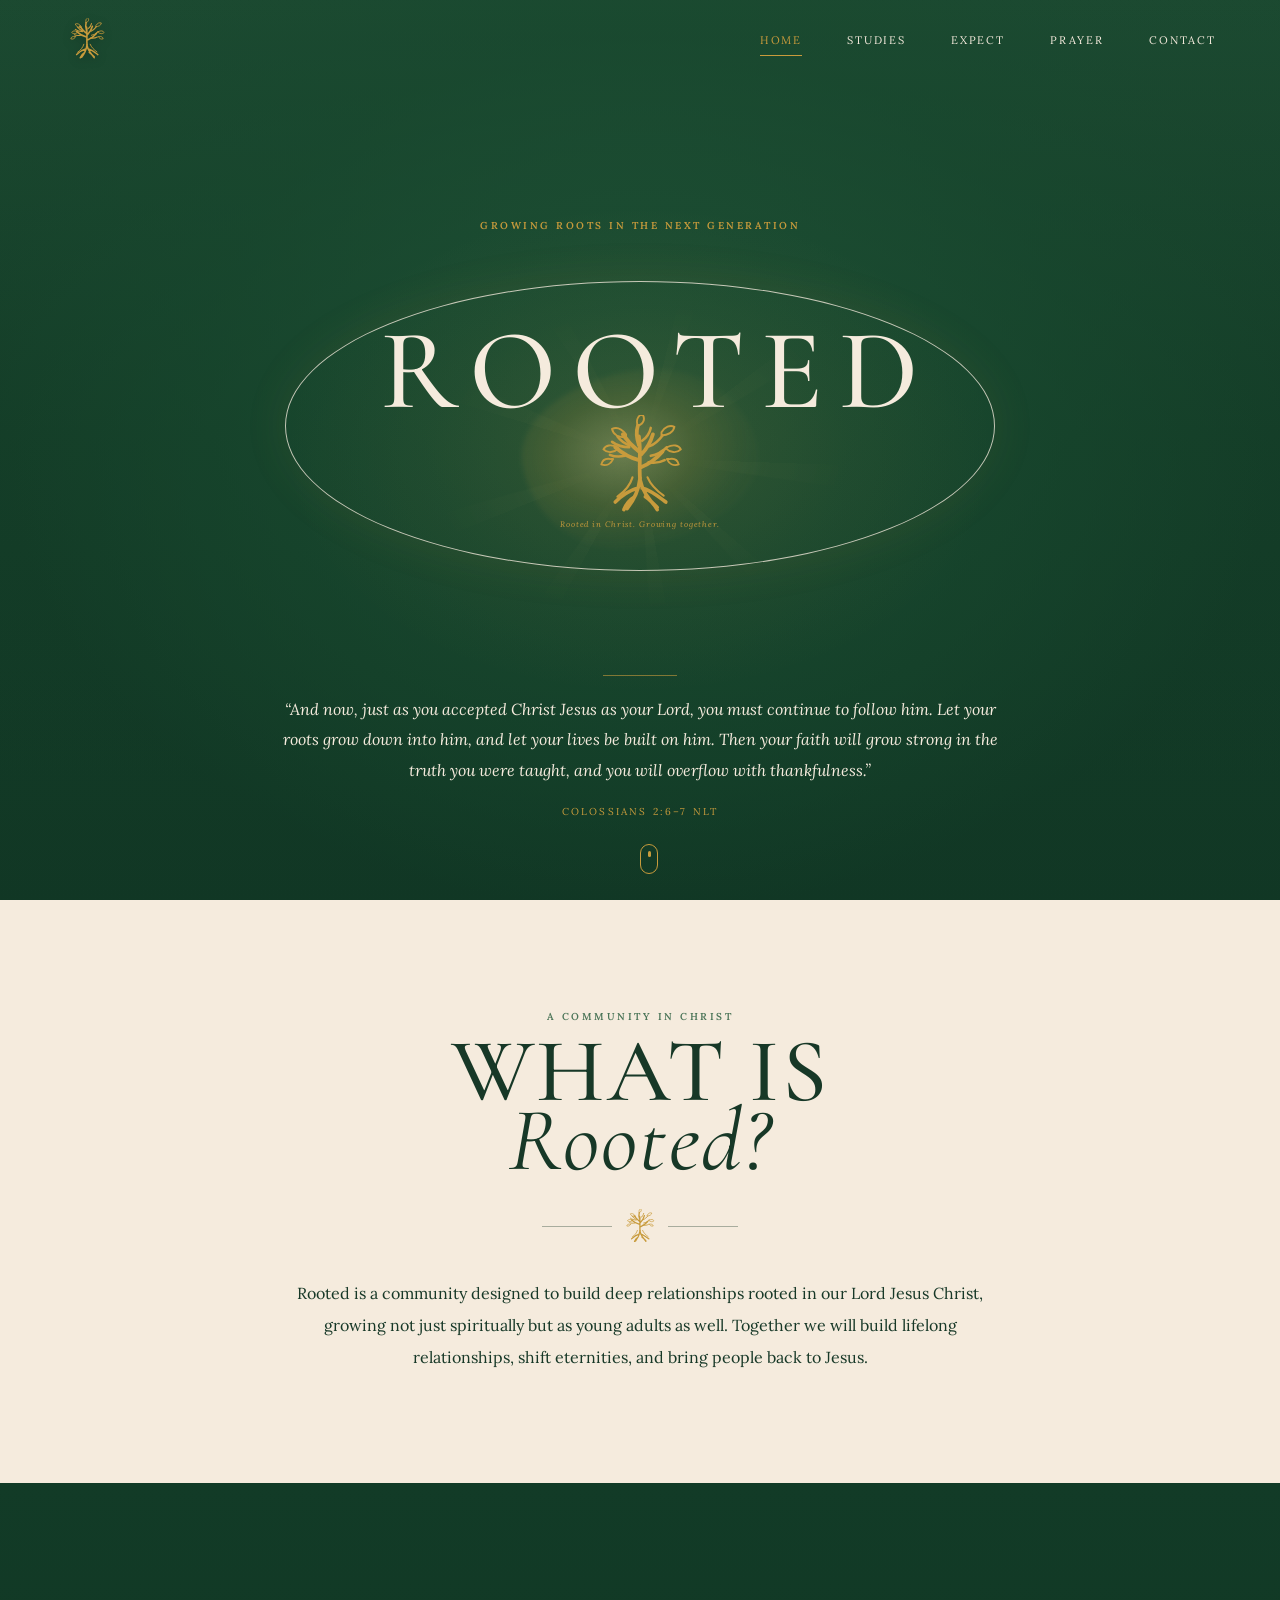
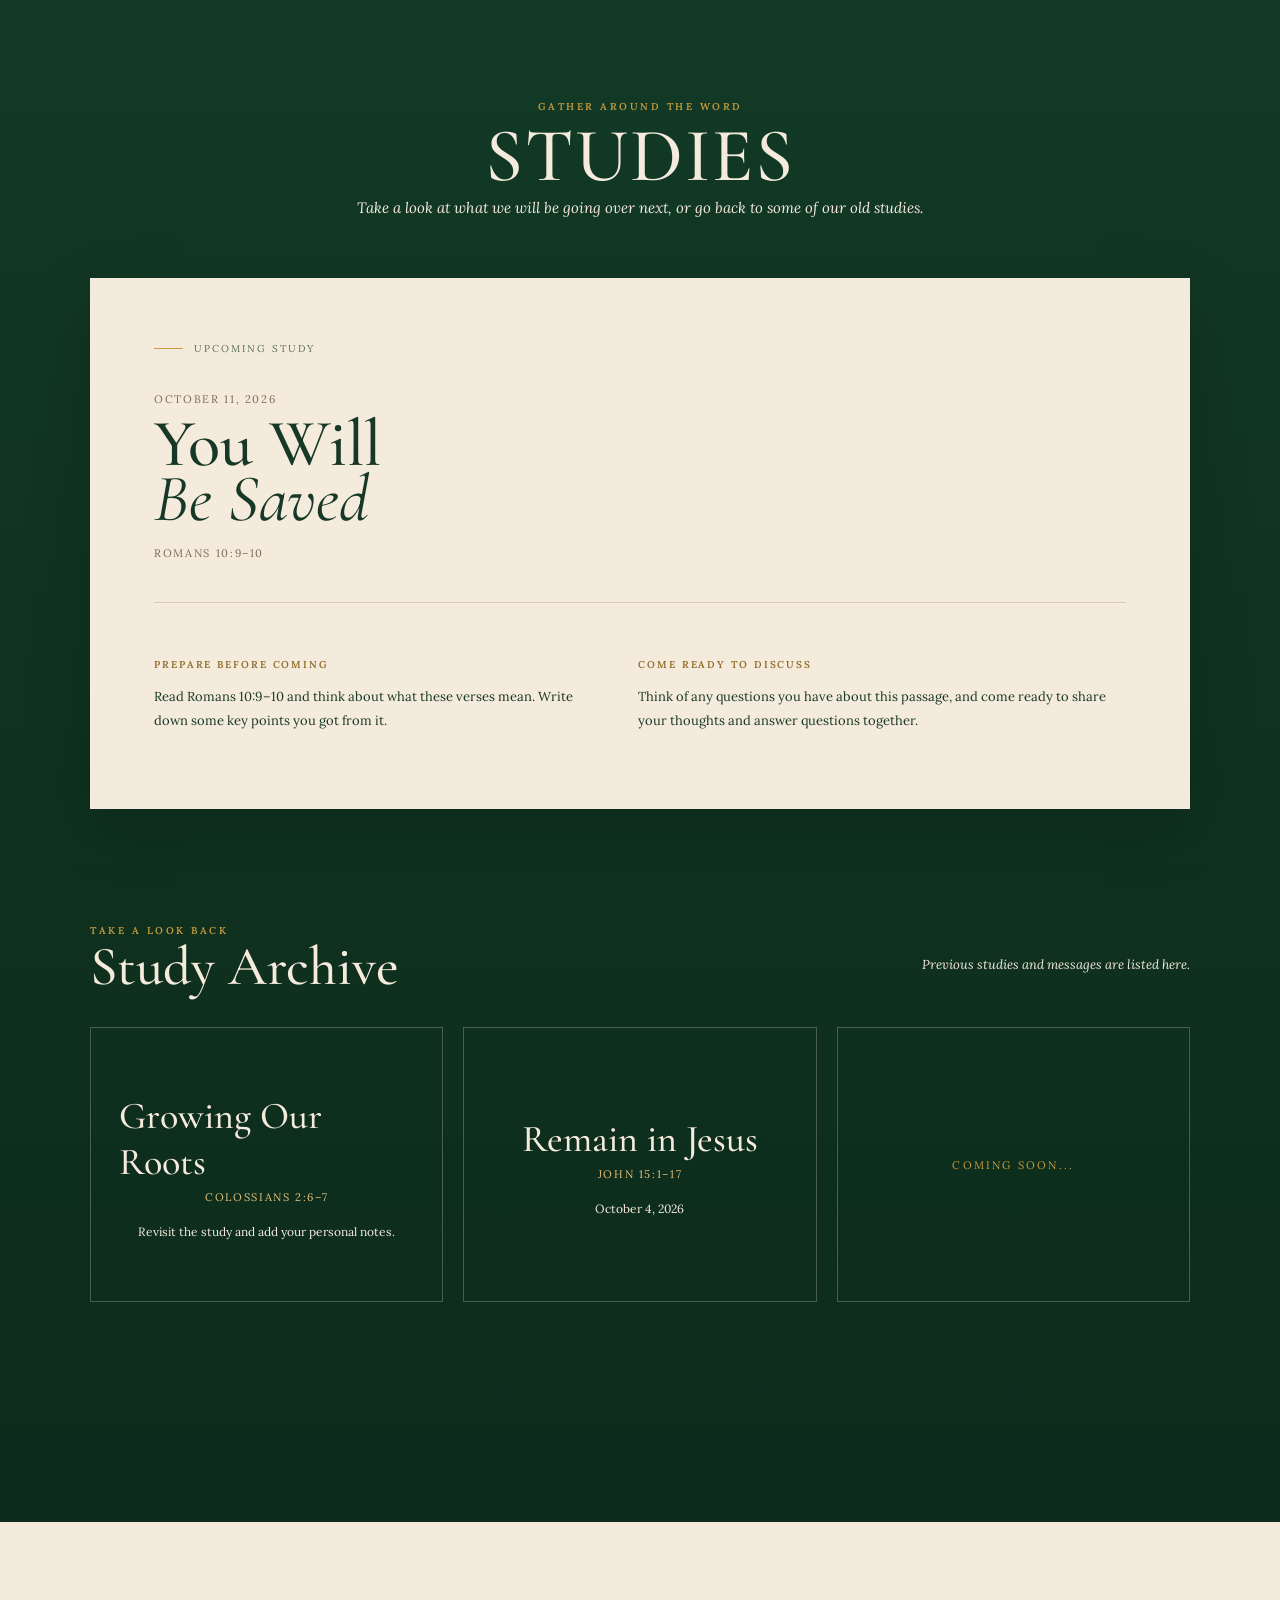
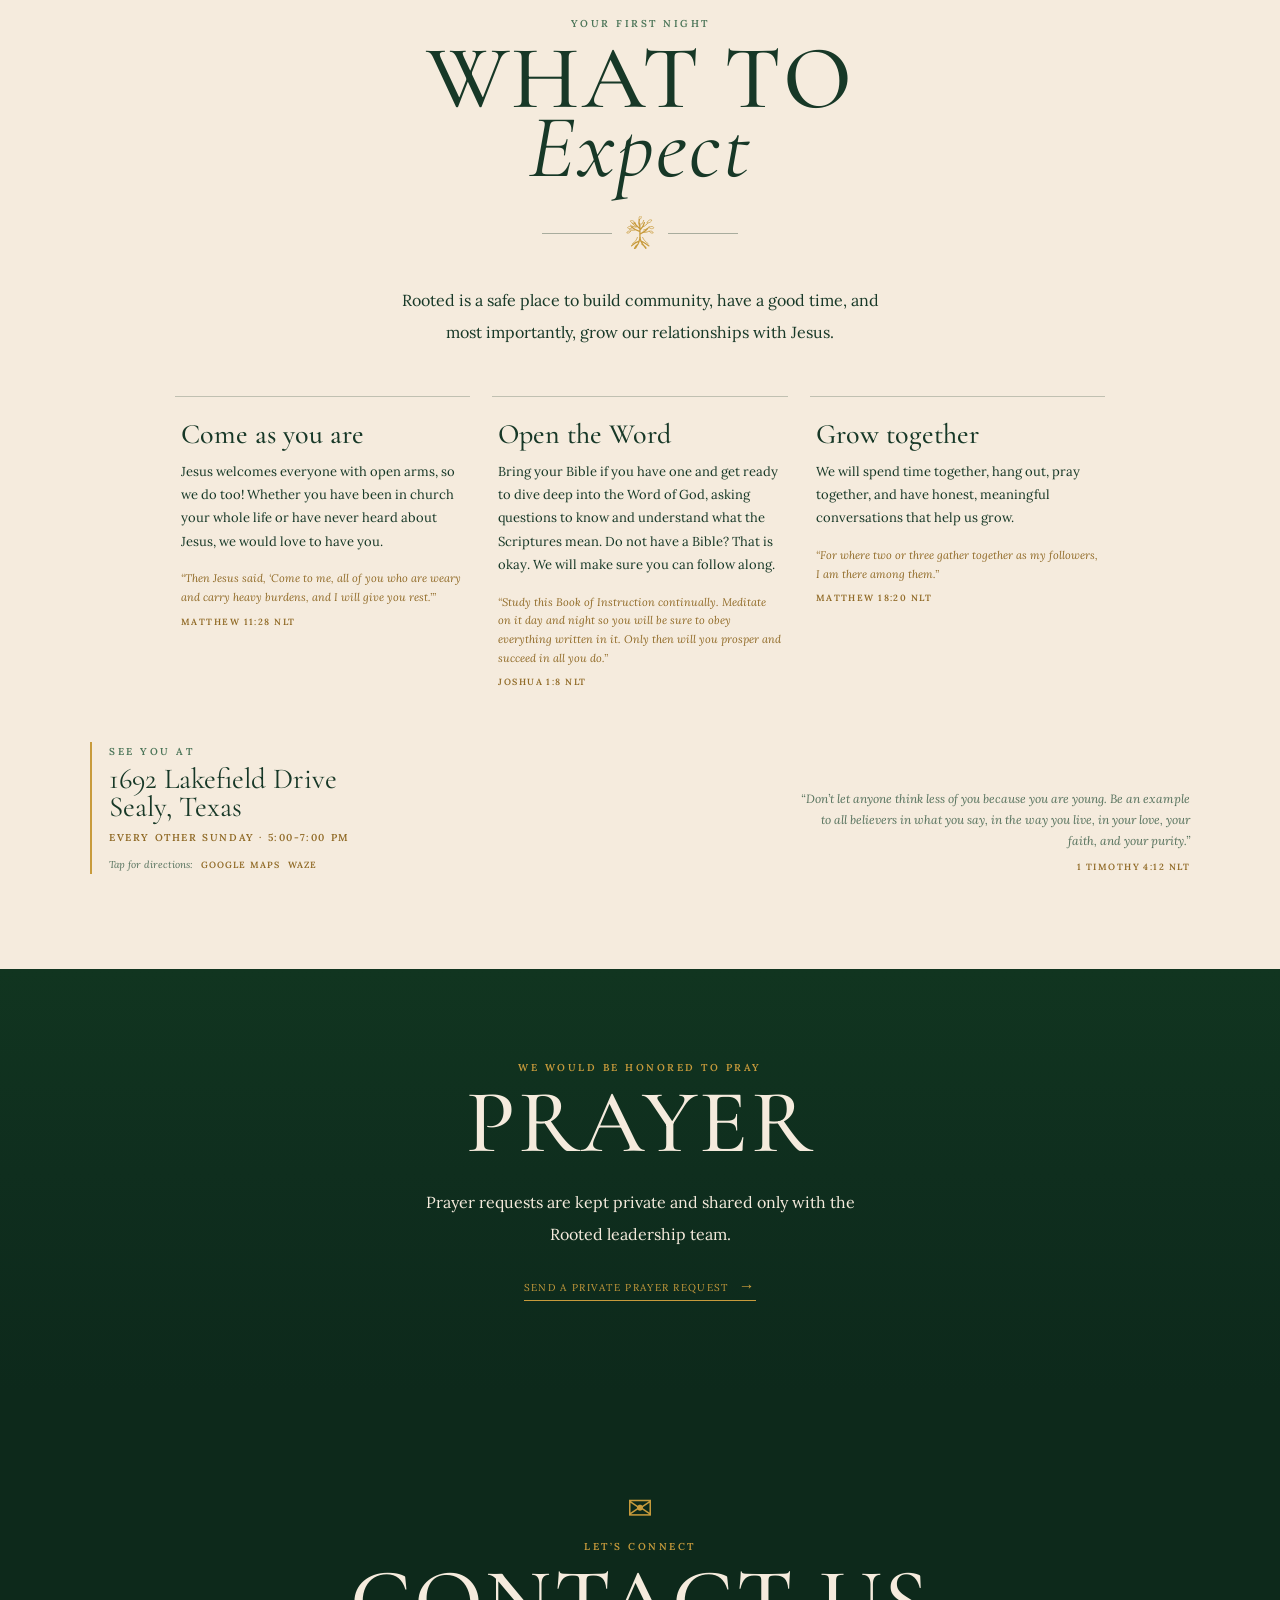
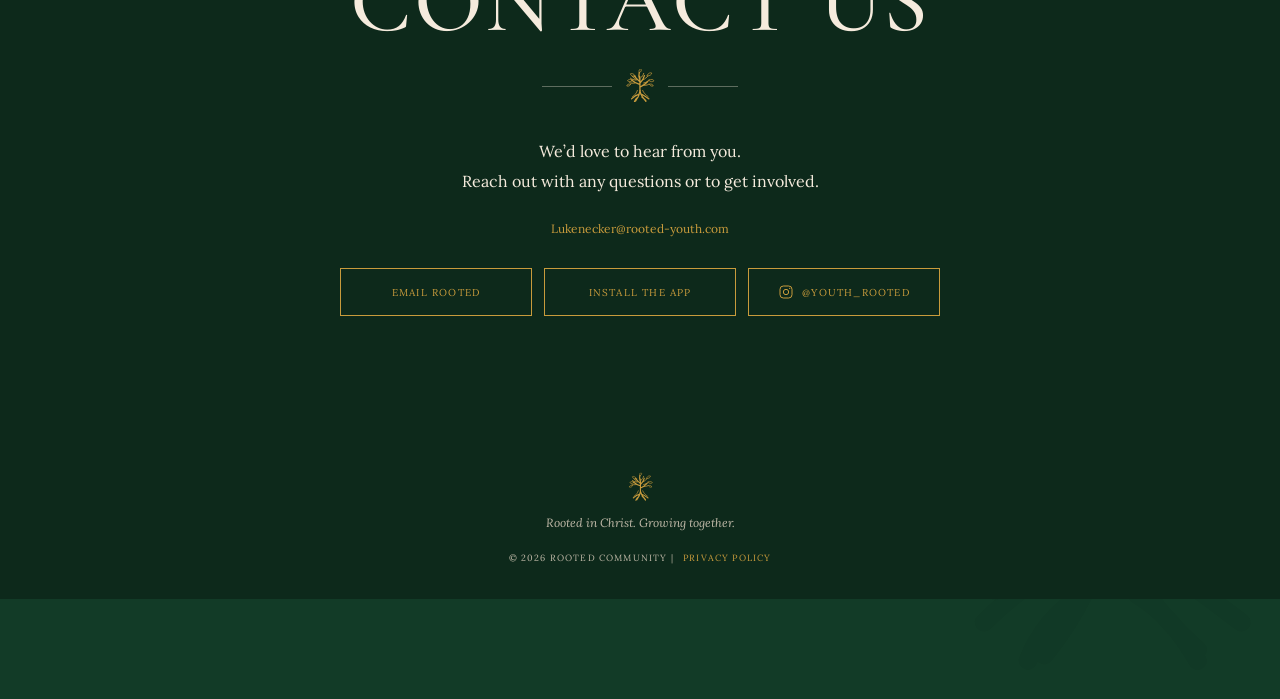
<file: index.html>
<!doctype html>
<html lang="en">
  <head>
    <meta charset="UTF-8" />
    <meta name="viewport" content="width=device-width, initial-scale=1.0" />
    <link rel="icon" type="image/svg+xml" href="favicon.svg" />
    <link rel="manifest" href="manifest.webmanifest" />
    <meta name="theme-color" content="#123b27" />
    <meta name="mobile-web-app-capable" content="yes" />
    <meta name="apple-mobile-web-app-capable" content="yes" />
    <meta name="apple-mobile-web-app-status-bar-style" content="black-translucent" />
    <meta name="apple-mobile-web-app-title" content="Rooted" />
    <link rel="apple-touch-icon" href="app-icon.svg" />
    <link rel="canonical" href="https://www.rooted-youth.com/" />
    <meta property="og:type" content="website" />
    <meta property="og:url" content="https://www.rooted-youth.com/" />
    <meta property="og:site_name" content="Rooted Youth" />
    <meta property="og:title" content="Rooted | Growing Roots in the Next Generation" />
    <meta property="og:description" content="A high school community building deep relationships centered on Jesus Christ." />
    <meta property="og:image" content="https://www.rooted-youth.com/social-preview-v2.png" />
    <meta property="og:image:secure_url" content="https://www.rooted-youth.com/social-preview-v2.png" />
    <meta property="og:image:type" content="image/png" />
    <meta property="og:image:width" content="1200" />
    <meta property="og:image:height" content="630" />
    <meta name="twitter:card" content="summary_large_image" />
    <meta name="twitter:title" content="Rooted | Growing Roots in the Next Generation" />
    <meta name="twitter:description" content="A high school community building deep relationships centered on Jesus Christ." />
    <meta name="twitter:image" content="https://www.rooted-youth.com/social-preview-v2.png" />
    <meta name="description" content="Rooted is a high school community building deep relationships centered on Jesus Christ." />
    <title>Rooted | Growing Roots in the Next Generation</title>
    <link rel="preconnect" href="https://fonts.googleapis.com" />
    <link rel="preconnect" href="https://fonts.gstatic.com" crossorigin />
    <link href="https://fonts.googleapis.com/css2?family=Cormorant+Garamond:wght@400;500;600;700&family=Lora:ital,wght@0,400;0,500;0,600;1,400&display=swap" rel="stylesheet" />
    <link rel="stylesheet" href="styles.css" />
  </head>
  <body>
    <header class="site-header" id="top">
      <a class="brand-mark" href="#home" aria-label="Rooted home">
        <svg viewBox="0 0 80 95" aria-hidden="true"><use href="#tree-mark" /></svg>
      </a>
      <button class="menu-button" type="button" aria-label="Open navigation" aria-expanded="false">
        <span class="cross-icon" aria-hidden="true">✝</span>
      </button>
      <nav class="site-nav" aria-label="Main navigation">
        <a class="active" href="#home">Home</a>
        <a href="#studies">Studies</a>
        <a href="#expect">Expect</a>
        <a href="#prayer">Prayer</a>
        <a href="#contact">Contact</a>
      </nav>
    </header>

    <main>
      <section class="hero" id="home">
        <div class="hero-grain"></div>
        <svg class="root-watermark" viewBox="0 0 1440 900" preserveAspectRatio="none" aria-hidden="true">
          <g fill="none" stroke="currentColor" stroke-linecap="round" stroke-linejoin="round">
            <path d="M705 925c-9-135 34-225 7-346-25-109-1-195 47-282 35-64 27-128 15-197" />
            <path d="M712 725c-98-48-160-109-224-205-45-67-99-108-169-135" />
            <path d="M710 658c96-65 157-151 217-242 53-80 113-120 198-149" />
            <path d="M681 807c-98-35-187-42-283-27-80 12-146-6-214-47" />
            <path d="M744 805c99-24 183-15 275 16 78 27 151 21 237-8" />
            <path d="M564 783c-49-50-108-72-177-83-56-9-102-37-140-77" />
            <path d="M856 769c45-43 104-66 172-76 57-9 105-34 148-74" />
            <path d="M522 579c-78-9-139-42-189-96-39-42-84-60-139-65" />
            <path d="M926 494c72-40 137-48 207-24 57 19 107 16 157-6" />
            <path d="M646 487c-24-65-18-125 16-180 22-35 26-74 19-114" />
          </g>
        </svg>
        <div class="hero-emblem">
          <span class="eyebrow">Growing roots in the next generation</span>
          <div class="oval-lockup">
            <div class="oval-inner">
              <h1>ROOTED</h1>
              <svg class="hero-tree" viewBox="0 0 80 95" aria-hidden="true"><use href="#tree-mark" /></svg>
              <p class="hero-tagline">Rooted in Christ. Growing together.</p>
            </div>
          </div>
        </div>
        <div class="scripture">
          <p>“And now, just as you accepted Christ Jesus as your Lord, you must continue to follow him. Let your roots grow down into him, and let your lives be built on him. Then your faith will grow strong in the truth you were taught, and you will overflow with thankfulness.”</p>
          <span>Colossians 2:6–7 NLT</span>
        </div>
        <a class="scroll-cue" href="#about" aria-label="Discover Rooted"><span></span></a>
      </section>

      <section class="about section-light" id="about">
        <svg class="watermark" viewBox="0 0 80 95" aria-hidden="true"><use href="#tree-mark" /></svg>
        <div class="section-content centered">
          <p class="eyebrow green">A community in Christ</p>
          <h2>WHAT IS<br /><em>Rooted?</em></h2>
          <div class="tree-divider"><span></span><svg viewBox="0 0 80 95" aria-hidden="true"><use href="#tree-mark" /></svg><span></span></div>
          <p class="lede">Rooted is a community designed to build deep relationships rooted in our Lord Jesus Christ, growing not just spiritually but as young adults as well. Together we will build lifelong relationships, shift eternities, and bring people back to Jesus.</p>
        </div>
      </section>

      <section class="studies" id="studies">
        <div class="section-content">
          <div class="section-intro">
            <p class="eyebrow">Gather around the Word</p>
            <h2>Studies</h2>
            <p>Take a look at what we will be going over next, or go back to some of our old studies.</p>
          </div>
          <div class="upcoming-card">
            <div class="upcoming-label"><span></span>Upcoming Study</div>
            <div class="study-heading">
              <p class="study-date"><time datetime="2026-10-11">October 11, 2026</time></p>
              <h3>You Will<br /><em>Be Saved</em></h3>
              <p class="passage">Romans 10:9–10</p>
            </div>
            <div class="study-columns">
              <div>
                <p class="card-kicker">Prepare before coming</p>
                <p>Read Romans 10:9–10 and think about what these verses mean. Write down some key points you got from it.</p>
              </div>
              <div>
                <p class="card-kicker">Come ready to discuss</p>
                <p>Think of any questions you have about this passage, and come ready to share your thoughts and answer questions together.</p>
              </div>
            </div>
          </div>
          <div class="archive-heading">
            <div><p class="eyebrow">Take a Look Back</p><h3>Study Archive</h3></div>
            <p>Previous studies and messages are listed here.</p>
          </div>
          <div class="archive-grid">
            <a class="archive-card archive-card-link" href="growing-our-roots.html" aria-label="Read Growing Our Roots">
              <h4>Growing Our Roots</h4>
              <p class="passage">Colossians 2:6–7</p>
              <p class="archive-copy">Revisit the study and add your personal notes.</p>
            </a>
            <a class="archive-card archive-card-link" href="remain-in-jesus.html" aria-label="Read Remain in Jesus">
              <h4>Remain in Jesus</h4>
              <p class="passage">John 15:1–17</p>
              <p class="archive-copy"><time datetime="2026-10-04">October 4, 2026</time></p>
            </a>
            <a class="archive-card archive-card-link" href="archive.html" aria-label="Open archived message placeholder">
              <p class="coming-soon">Coming soon...</p>
            </a>
          </div>
        </div>
      </section>

      <section class="schedule section-light" id="expect">
        <div class="section-content centered">
          <p class="eyebrow green">Your first night</p><h2>What to<br /><em>Expect</em></h2>
          <div class="tree-divider"><span></span><svg viewBox="0 0 80 95" aria-hidden="true"><use href="#tree-mark" /></svg><span></span></div>
          <p class="lede compact">Rooted is a safe place to build community, have a good time, and most importantly, grow our relationships with Jesus.</p>
          <div class="expect-list">
            <article><h3>Come as you are</h3><p>Jesus welcomes everyone with open arms, so we do too! Whether you have been in church your whole life or have never heard about Jesus, we would love to have you.</p><p class="expect-verse">“Then Jesus said, ‘Come to me, all of you who are weary and carry heavy burdens, and I will give you rest.’” <span>Matthew 11:28 NLT</span></p></article>
            <article><h3>Open the Word</h3><p>Bring your Bible if you have one and get ready to dive deep into the Word of God, asking questions to know and understand what the Scriptures mean. Do not have a Bible? That is okay. We will make sure you can follow along.</p><p class="expect-verse">“Study this Book of Instruction continually. Meditate on it day and night so you will be sure to obey everything written in it. Only then will you prosper and succeed in all you do.” <span>Joshua 1:8 NLT</span></p></article>
            <article><h3>Grow together</h3><p>We will spend time together, hang out, pray together, and have honest, meaningful conversations that help us grow.</p><p class="expect-verse">“For where two or three gather together as my followers, I am there among them.” <span>Matthew 18:20 NLT</span></p></article>
          </div>
          <div class="expect-bottom">
            <aside class="expect-meetup">
              <p class="eyebrow green">See you at</p>
              <p>1692 Lakefield Drive<br />Sealy, Texas</p>
              <span>Every other Sunday · 5:00-7:00 PM</span>
              <div class="directions-links"><span>Tap for directions:</span><a href="https://www.google.com/maps/dir/?api=1&amp;destination=1692%20Lakefield%20Drive%2C%20Sealy%2C%20Texas" target="_blank" rel="noopener">Google Maps</a><a href="https://waze.com/ul?q=1692%20Lakefield%20Drive%2C%20Sealy%2C%20Texas&amp;navigate=yes" target="_blank" rel="noopener">Waze</a></div>
            </aside>
            <blockquote class="expect-youth-verse">“Don’t let anyone think less of you because you are young. Be an example to all believers in what you say, in the way you live, in your love, your faith, and your purity.” <cite>1 Timothy 4:12 NLT</cite></blockquote>
          </div>
        </div>
      </section>

      <section class="prayer" id="prayer">
        <div class="section-content centered">
          <p class="eyebrow">We would be honored to pray</p><h2>Prayer</h2>
          <p class="lede compact">Prayer requests are kept private and shared only with the Rooted leadership team.</p>
          <a class="text-link" href="prayer-request.html">Send a private prayer request <span>→</span></a>
        </div>
      </section>
    </main>

    <section class="contact" id="contact">
      <svg class="contact-roots" viewBox="0 0 1200 700" preserveAspectRatio="none" aria-hidden="true">
        <g fill="none" stroke="currentColor" stroke-linecap="round" stroke-linejoin="round">
          <path class="root-core" d="M600 735c-7-97 13-164-8-254-18-77 5-131 37-190 26-48 18-98 1-153"/>
          <path class="root-base" d="M591 704c-49-37-93-49-138-46-52 3-95-12-131-44"/>
          <path class="root-base" d="M609 703c49-33 93-43 137-37 52 6 95-8 132-37"/>
          <path class="root-base" d="M576 720c-74-8-133 13-184 62M626 720c73-12 132 7 186 54"/>
          <path d="M596 605c-92-46-157-103-222-187-48-62-97-97-165-122"/>
          <path d="M614 561c83-49 151-113 214-182 49-54 101-84 171-104"/>
          <path d="M514 679c-98-31-180-31-260-2-63 23-128 21-192-4"/>
          <path d="M697 678c94-33 175-29 252 0 68 25 130 21 193-7"/>
          <path d="M445 557c-55-4-107-26-153-66-37-32-78-46-123-44"/>
          <path d="M774 508c59-29 112-34 158-17 41 15 83 9 124-14"/>
        </g>
      </svg>
      <div class="section-content centered">
        <div class="envelope" aria-hidden="true">✉</div>
        <p class="eyebrow">Let’s connect</p><h2>Contact Us</h2>
        <div class="tree-divider"><span></span><svg viewBox="0 0 80 95" aria-hidden="true"><use href="#tree-mark" /></svg><span></span></div>
        <p class="contact-copy">We’d love to hear from you.<br />Reach out with any questions or to get involved.</p>
        <div class="contact-details">
          <a href="https://mail.google.com/mail/?view=cm&amp;fs=1&amp;to=Lukenecker%40rooted-youth.com&amp;su=Rooted" target="_blank" rel="noopener">Lukenecker@rooted-youth.com</a>
        </div>
        <div class="contact-actions">
          <a class="button" href="https://mail.google.com/mail/?view=cm&amp;fs=1&amp;to=Lukenecker%40rooted-youth.com&amp;su=Rooted" target="_blank" rel="noopener">Email Rooted</a>
          <button class="install-app" type="button" data-install-app>Install the App</button>
          <a class="button instagram-link" href="https://www.instagram.com/youth_rooted/" target="_blank" rel="noopener noreferrer" aria-label="Follow @youth_rooted on Instagram (opens in a new tab)">
            <svg viewBox="0 0 24 24" width="16" height="16" fill="none" stroke="currentColor" stroke-width="1.5" aria-hidden="true"><rect x="3" y="3" width="18" height="18" rx="5" /><circle cx="12" cy="12" r="4" /><circle cx="17.5" cy="6.5" r="1" fill="currentColor" stroke="none" /></svg>
            <span class="instagram-handle">@youth_rooted</span>
          </a>
        </div>
        <p class="install-app-message" data-install-message aria-live="polite"></p>
      </div>
    </section>

    <footer><svg viewBox="0 0 80 95" aria-hidden="true"><use href="#tree-mark" /></svg><p>Rooted in Christ. Growing together.</p><small>© <span id="year"></span> Rooted Community</small></footer>

    <svg class="page-root-watermark" viewBox="0 0 1440 3500" preserveAspectRatio="none" aria-hidden="true">
      <defs><linearGradient id="pageRootFade" x1="0" x2="0" y1="0" y2="1"><stop offset="0%" stop-color="#c89b3c" stop-opacity=".16"/><stop offset="38%" stop-color="#c89b3c" stop-opacity=".26"/><stop offset="72%" stop-color="#c89b3c" stop-opacity=".56"/><stop offset="100%" stop-color="#c89b3c" stop-opacity=".9"/></linearGradient></defs>
      <g fill="none" stroke="url(#pageRootFade)" stroke-linecap="round" stroke-linejoin="round">
        <path class="root-spine" d="M719 3550c-26-175 19-315-18-466-39-157 13-283 65-409 57-140 23-298-28-448-53-156-31-294 34-430 54-113 61-224 8-343"/>
        <path class="root-heavy" d="M709 3446c-116-85-209-107-304-71-102 39-202 27-299-38"/><path class="root-heavy" d="M726 3443c118-74 212-90 305-49 105 46 204 37 299-22"/>
        <path class="root-heavy" d="M682 3324c-99-32-175-81-235-149-65-73-148-108-250-105"/><path class="root-heavy" d="M749 3313c90-46 162-104 218-177 62-80 143-122 244-125"/>
        <path d="M589 3410c-85 7-159 42-222 106-56 56-122 79-198 68M841 3405c86-4 159 25 222 88 57 56 124 75 200 60"/>
        <path d="M650 3175c-129-76-224-170-294-293-61-107-144-168-248-189"/><path d="M778 3146c122-83 215-182 279-307 56-108 136-174 239-201"/>
        <path d="M537 3015c-95-17-178 7-251 72-68 60-145 82-229 64M889 2997c96-11 179 19 250 90 65 64 141 88 226 72"/>
        <path d="M618 2855c-85-77-159-165-213-266-48-89-115-145-201-170"/><path d="M816 2794c81-81 148-173 197-278 43-92 106-151 190-179"/>
        <path d="M513 2653c-101-32-193-19-279 39-73 49-149 57-227 26M930 2606c101-27 191-7 274 60 70 56 145 68 226 38"/>
        <path d="M652 2490c-45-112-44-221 3-326 39-88 38-173-2-254"/><path d="M776 2350c53-111 66-221 39-330-23-91-13-176 30-252"/>
        <path d="M586 2258c-89-54-175-75-258-63-76 10-144-9-202-57M849 2185c91-46 178-60 260-40 77 19 143 6 201-37"/>
        <path d="M699 1990c-17-109 11-207 84-294 55-65 71-137 47-216M648 1800c-70-65-132-137-176-220-39-73-97-121-174-143M846 1685c68-70 126-146 166-231 35-75 89-125 163-151"/>
        <path d="M610 1484c-99-28-185-11-259 52-62 53-132 66-209 40M834 1413c97-35 183-23 257 37 63 51 134 60 211 27"/>
        <path d="M686 1290c-17-96 9-180 78-252 47-50 59-108 36-174M592 1098c-76-35-144-37-205-5-53 28-108 30-164 7M842 1012c73-44 141-53 205-28 55 21 111 18 166-8"/>
      </g>
    </svg>
    <svg class="svg-defs" aria-hidden="true"><symbol id="tree-mark" viewBox="0 0 80 95"><g fill="none" stroke="currentColor" stroke-linecap="round" stroke-linejoin="round"><path stroke-width="3.5" d="M40 59c-1-13 1-25-1-39M39 34c-5-4-10-9-15-16M39 42c-8-2-15-6-22-12M40 49c8-3 15-8 21-15M41 37c5-5 9-12 11-19M39 28c-2-6-3-12-1-18"/><path stroke-width="2.35" d="M30 28c-3-1-8-4-11-8M30 30c-6 0-12-2-16-5M26 38c-5 1-10 1-14-1M49 29c5-2 9-6 12-10M50 38c6-1 11-4 15-8M48 44c5 1 11 0 15-2M42 24c4-3 7-7 8-12"/><path stroke-width="3.4" d="M40 59c-1 9-4 18-12 28M40 60c2 10 7 18 16 26M38 68c-7 2-14 6-21 13M42 68c8 2 14 7 22 13M35 76c-5 3-8 7-10 12M45 76c5 3 8 7 11 12"/><path stroke-width="2" d="M33 58c-2 7-7 13-14 18M47 58c3 7 8 12 15 17"/><path stroke-width="1.8" d="M27 18c-4-5-9-7-13-5 1 5 6 8 13 8Zm-8 12c-6-3-11-2-13 2 4 4 10 3 14-1Zm41-14c3-5 8-7 12-5-1 5-6 8-12 8Zm5 14c6-3 11-2 13 2-4 4-10 3-14-1ZM38 10c-2-5 0-9 4-11 3 4 2 9-4 11ZM13 41c-5-1-8 1-9 5 5 2 9-1 11-5Zm54 0c5-1 8 1 9 5-5 2-9-1-11-5Z"/></g></symbol></svg>
    <script src="script.js"></script>
    <script src="fix-encoding.js"></script>
  </body>
</html>
</file>
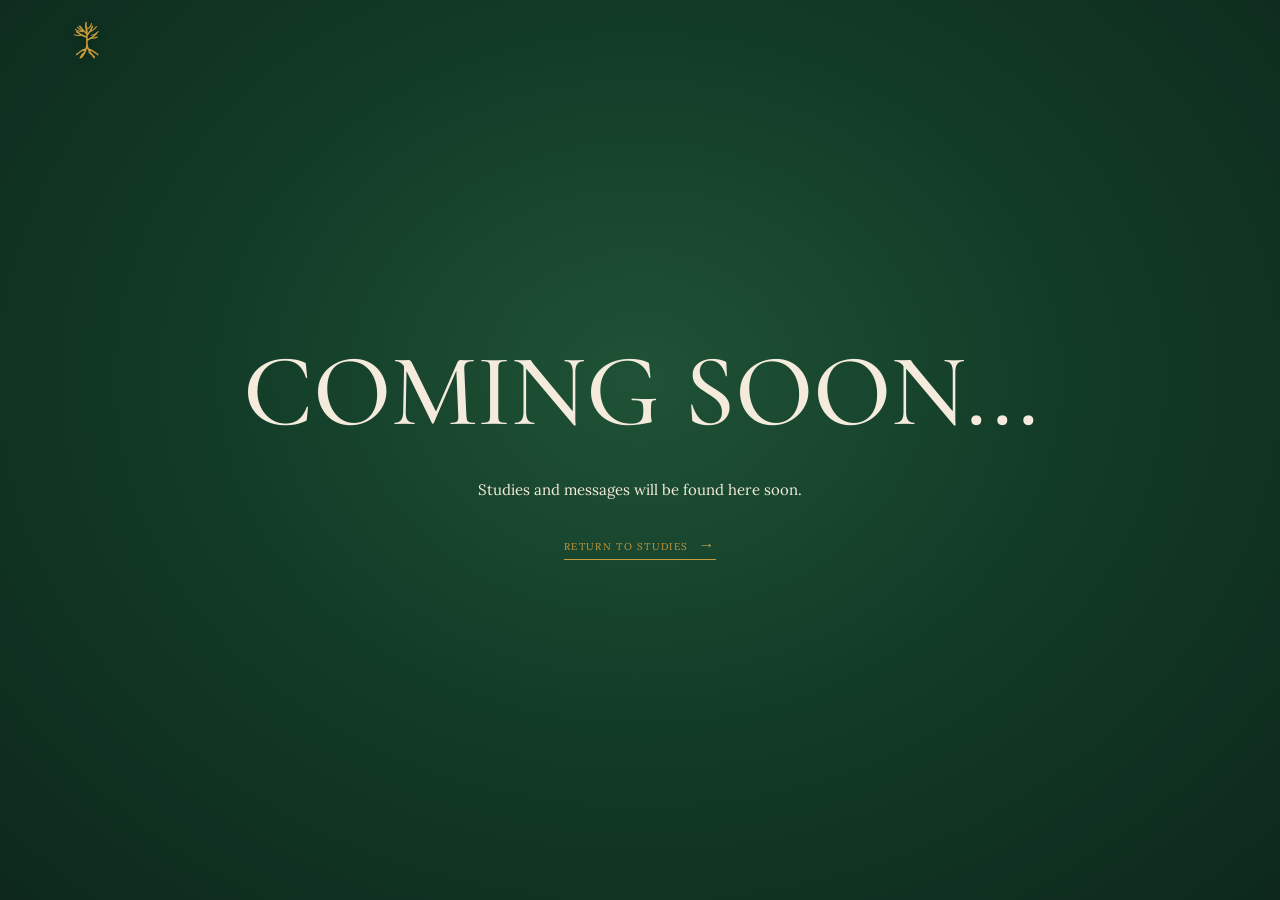
<file: archive.html>
<!doctype html>
<html lang="en">
  <head>
    <meta charset="UTF-8" />
    <meta name="viewport" content="width=device-width, initial-scale=1.0" />
    <link rel="icon" type="image/svg+xml" href="favicon.svg" />
    <meta name="description" content="Rooted study archive." />
    <title>Study Archive — Rooted</title>
    <link rel="preconnect" href="https://fonts.googleapis.com" />
    <link rel="preconnect" href="https://fonts.gstatic.com" crossorigin />
    <link href="https://fonts.googleapis.com/css2?family=Cormorant+Garamond:wght@400;500;600;700&family=Lora:ital,wght@0,400;0,500;0,600;1,400&display=swap" rel="stylesheet" />
    <link rel="stylesheet" href="styles.css" />
  </head>
  <body class="archive-page">
    <a class="brand-mark" href="index.html#home" aria-label="Return to Rooted home">
      <svg viewBox="0 0 80 95" aria-hidden="true"><use href="#tree-mark" /></svg>
    </a>
    <main class="archive-placeholder-page">
      <div class="archive-placeholder-content">
        <h1>Coming soon...</h1>
        <p>Studies and messages will be found here soon.</p>
        <a class="text-link" href="index.html#studies">Return to studies <span>→</span></a>
      </div>
    </main>
    <script src="fix-encoding.js"></script>
    <svg class="svg-defs" aria-hidden="true"><symbol id="tree-mark" viewBox="0 0 80 95"><g fill="none" stroke="currentColor" stroke-linecap="round" stroke-linejoin="round"><path stroke-width="3.5" d="M40 59c-1-13 1-25-1-39M39 34c-5-4-10-9-15-16M39 42c-8-2-15-6-22-12M40 49c8-3 15-8 21-15M41 37c5-5 9-12 11-19M39 28c-2-6-3-12-1-18"/><path stroke-width="2.35" d="M30 28c-3-1-8-4-11-8M30 30c-6 0-12-2-16-5M26 38c-5 1-10 1-14-1M49 29c5-2 9-6 12-10M50 38c6-1 11-4 15-8M48 44c5 1 11 0 15-2M42 24c4-3 7-7 8-12"/><path stroke-width="3.4" d="M40 59c-1 9-4 18-12 28M40 60c2 10 7 18 16 26M38 68c-7 2-14 6-21 13M42 68c8 2 14 7 22 13M35 76c-5 3-8 7-10 12M45 76c5 3 8 7 11 12"/></g></symbol></svg>
  </body>
</html>
</file>
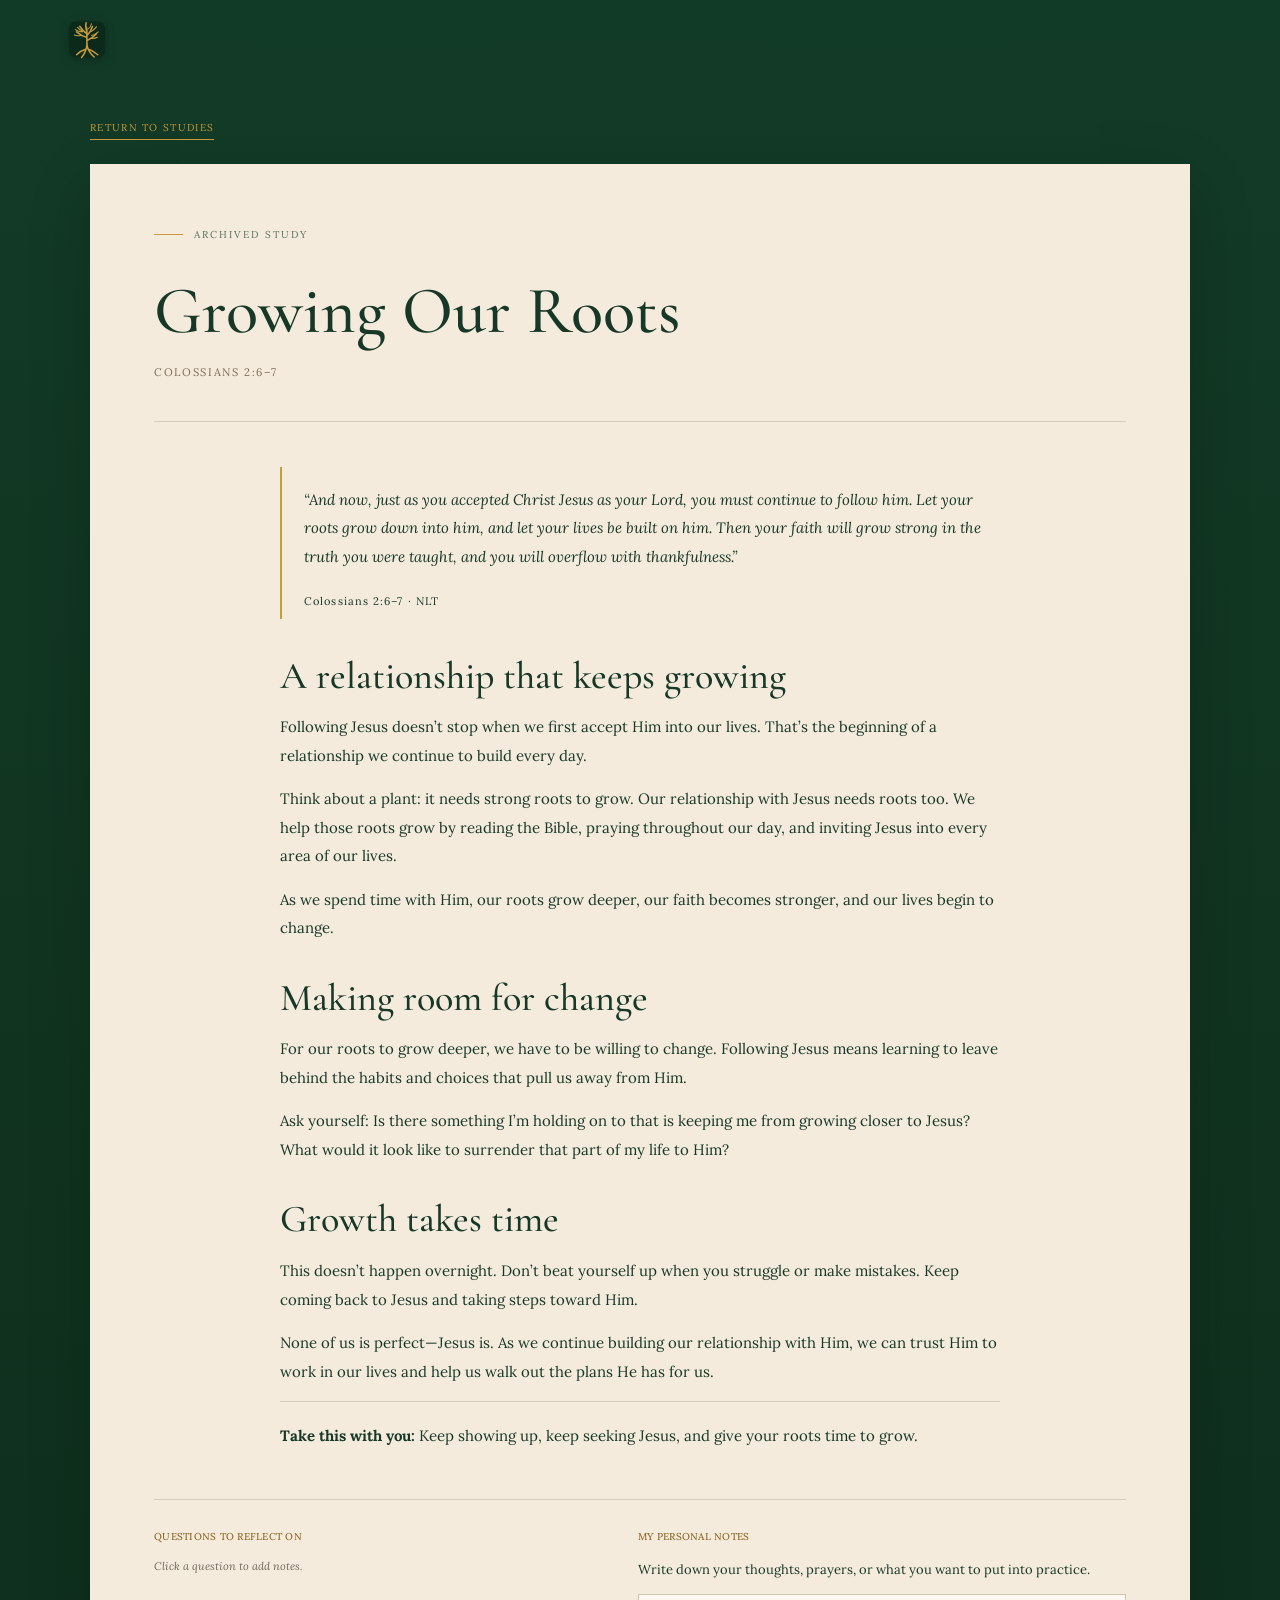
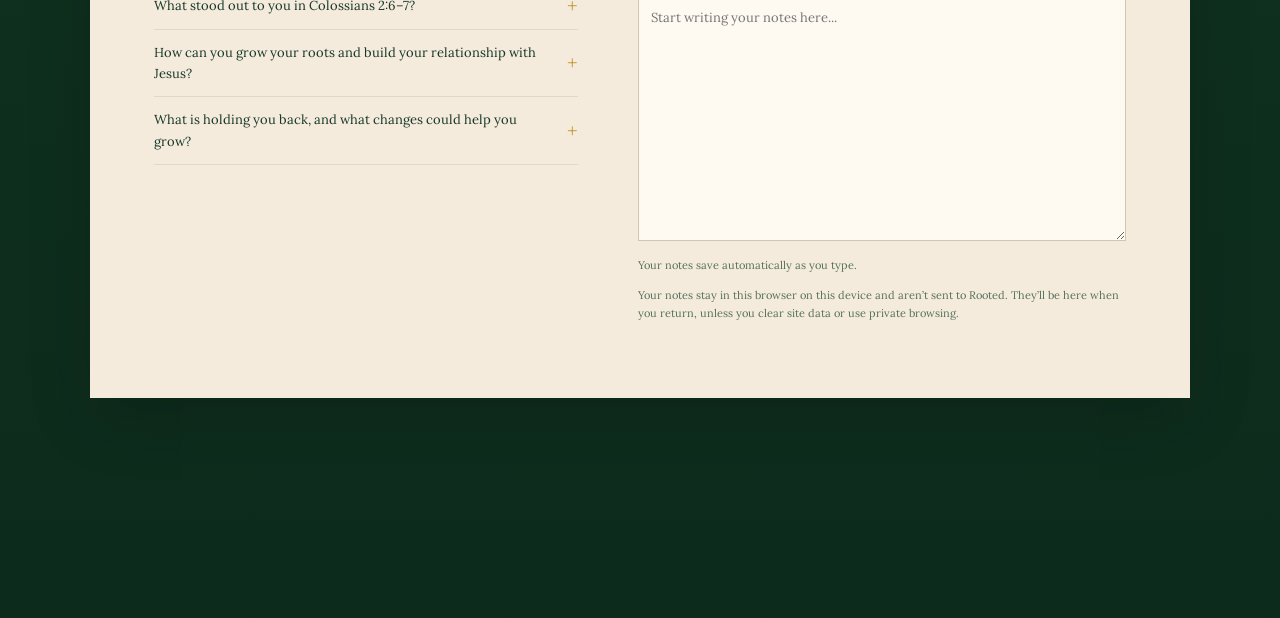
<file: growing-our-roots.html>
<!doctype html>
<html lang="en">
  <head>
    <meta charset="UTF-8" />
    <meta name="viewport" content="width=device-width, initial-scale=1.0" />
    <link rel="icon" type="image/svg+xml" href="favicon.svg" />
    <meta name="description" content="Growing Our Roots: revisit our study of Colossians 2:6–7 and keep your personal discussion notes." />
    <title>Growing Our Roots — Rooted</title>
    <link rel="preconnect" href="https://fonts.googleapis.com" />
    <link rel="preconnect" href="https://fonts.gstatic.com" crossorigin />
    <link href="https://fonts.googleapis.com/css2?family=Cormorant+Garamond:wght@400;500;600;700&family=Lora:ital,wght@0,400;0,500;0,600;1,400&display=swap" rel="stylesheet" />
    <link rel="stylesheet" href="styles.css" />
    <link rel="stylesheet" href="archive-study.css" />
  </head>
  <body class="archive-page">
    <a class="brand-mark" href="index.html#home" aria-label="Return to Rooted home">
      <img src="favicon.svg" width="36" height="45" alt="" />
    </a>
    <main>
      <section class="studies">
        <div class="section-content">
          <a class="text-link" href="index.html#studies">Return to studies</a>
          <article class="upcoming-card">
            <div class="upcoming-label"><span></span>Archived Study</div>
            <div class="study-heading">
              <h1 class="archive-study-title">Growing Our Roots</h1>
              <p class="passage">Colossians 2:6–7</p>
            </div>
            <div class="archive-study-notes">
              <blockquote>
                <p>“And now, just as you accepted Christ Jesus as your Lord, you must continue to follow him. Let your roots grow down into him, and let your lives be built on him. Then your faith will grow strong in the truth you were taught, and you will overflow with thankfulness.”</p>
                <cite>Colossians 2:6–7 · NLT</cite>
              </blockquote>
              <h2>A relationship that keeps growing</h2>
              <p>Following Jesus doesn’t stop when we first accept Him into our lives. That’s the beginning of a relationship we continue to build every day.</p>
              <p>Think about a plant: it needs strong roots to grow. Our relationship with Jesus needs roots too. We help those roots grow by reading the Bible, praying throughout our day, and inviting Jesus into every area of our lives.</p>
              <p>As we spend time with Him, our roots grow deeper, our faith becomes stronger, and our lives begin to change.</p>
              <h2>Making room for change</h2>
              <p>For our roots to grow deeper, we have to be willing to change. Following Jesus means learning to leave behind the habits and choices that pull us away from Him.</p>
              <p>Ask yourself: Is there something I’m holding on to that is keeping me from growing closer to Jesus? What would it look like to surrender that part of my life to Him?</p>
              <h2>Growth takes time</h2>
              <p>This doesn’t happen overnight. Don’t beat yourself up when you struggle or make mistakes. Keep coming back to Jesus and taking steps toward Him.</p>
              <p>None of us is perfect—Jesus is. As we continue building our relationship with Him, we can trust Him to work in our lives and help us walk out the plans He has for us.</p>
              <p class="archive-takeaway"><strong>Take this with you:</strong> Keep showing up, keep seeking Jesus, and give your roots time to grow.</p>
            </div>
            <div class="study-columns archive-reflections">
              <div>
                <h2 class="card-kicker">Questions to reflect on</h2>
                <p class="notes-hint">Click a question to add notes.</p>
                <div class="discussion-questions">
                  <details class="question-note">
                    <summary>What stood out to you in Colossians 2:6–7? <span>+</span></summary>
                    <div class="question-note-content"><textarea aria-label="Notes: What stood out to you?" class="question-note-field" data-note-key="rooted-question-1" rows="4" placeholder="Write your thoughts here..."></textarea><p>Saved privately on this device.</p></div>
                  </details>
                  <details class="question-note">
                    <summary>How can you grow your roots and build your relationship with Jesus? <span>+</span></summary>
                    <div class="question-note-content"><textarea aria-label="Notes: Growing your roots" class="question-note-field" data-note-key="rooted-question-2" rows="4" placeholder="Write your thoughts here..."></textarea><p>Saved privately on this device.</p></div>
                  </details>
                  <details class="question-note">
                    <summary>What is holding you back, and what changes could help you grow? <span>+</span></summary>
                    <div class="question-note-content"><textarea aria-label="Notes: Changes in your life" class="question-note-field" data-note-key="rooted-question-3" rows="4" placeholder="Write your thoughts here..."></textarea><p>Saved privately on this device.</p></div>
                  </details>
                </div>
              </div>
              <div class="personal-study-notes">
                <h2 class="card-kicker"><label for="personal-study-notes">My Personal Notes</label></h2>
                <p>Write down your thoughts, prayers, or what you want to put into practice.</p>
                <textarea id="personal-study-notes" class="question-note-field" data-note-key="rooted-growing-our-roots-personal-notes" rows="10" placeholder="Start writing your notes here..." aria-describedby="personal-notes-help personal-notes-status"></textarea>
                <p id="personal-notes-status" class="note-save-status" data-note-status role="status" aria-live="polite"></p>
                <p id="personal-notes-help" class="notes-storage-help">Your notes stay in this browser on this device and aren’t sent to Rooted. They’ll be here when you return, unless you clear site data or use private browsing.</p>
              </div>
            </div>
          </article>
        </div>
      </section>
    </main>
    <script src="script.js"></script>
  </body>
</html>
</file>
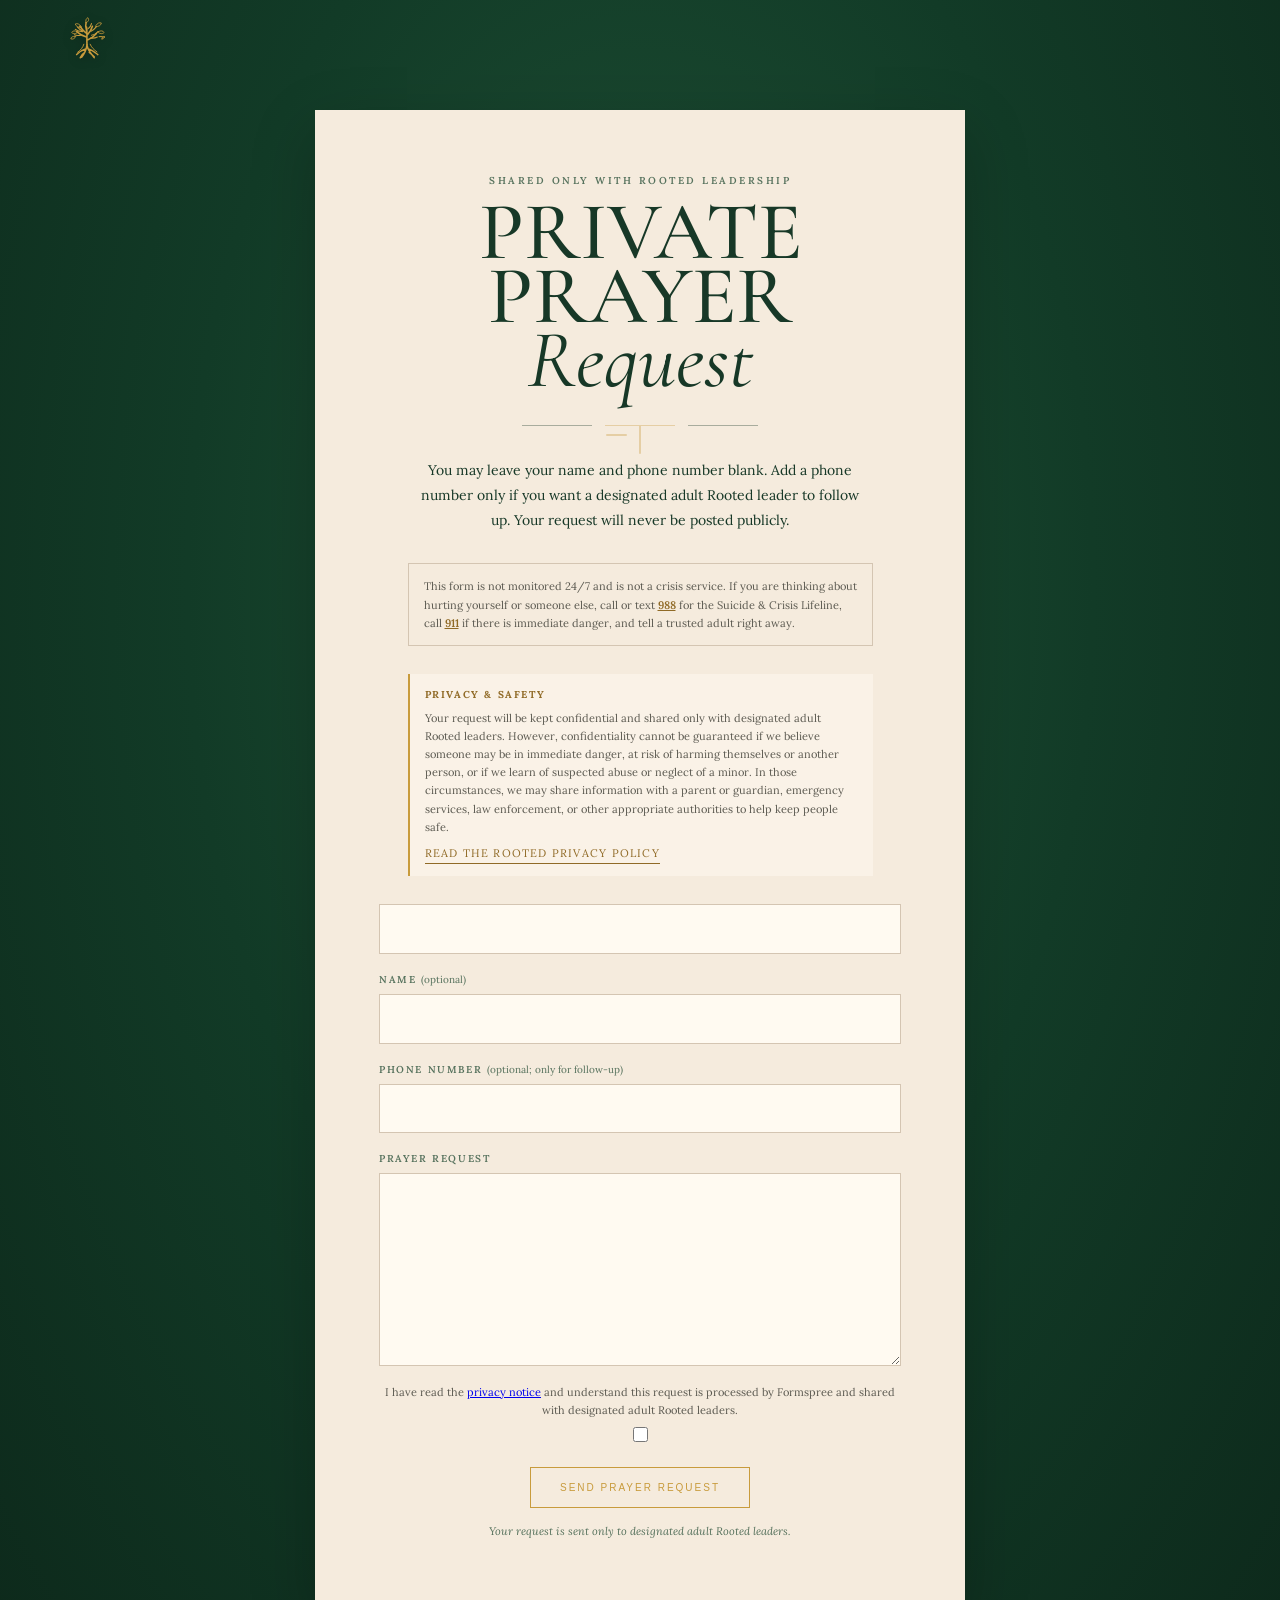
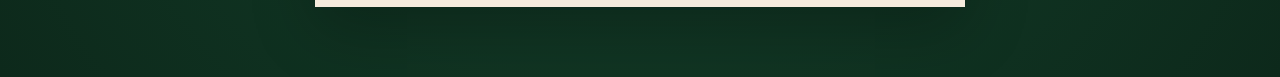
<file: prayer-request.html>
<!doctype html>
<html lang="en">
  <head>
    <meta charset="UTF-8" />
    <meta name="viewport" content="width=device-width, initial-scale=1.0" />
    <meta name="robots" content="noindex, nofollow, noarchive" />
    <link rel="icon" type="image/svg+xml" href="favicon.svg" />
    <meta name="description" content="Send a private prayer request to Rooted." />
    <title>Private Prayer Request | Rooted</title>
    <link rel="preconnect" href="https://fonts.googleapis.com" />
    <link rel="preconnect" href="https://fonts.gstatic.com" crossorigin />
    <link href="https://fonts.googleapis.com/css2?family=Cormorant+Garamond:wght@400;500;600;700&family=Lora:ital,wght@0,400;0,500;0,600;1,400&display=swap" rel="stylesheet" />
    <link rel="stylesheet" href="styles.css" />
  </head>
  <body class="prayer-request-page">
    <a class="brand-mark" href="index.html#home" aria-label="Return to Rooted home">
      <svg viewBox="0 0 80 95" aria-hidden="true"><g fill="none" stroke="currentColor" stroke-linecap="round" stroke-linejoin="round"><path stroke-width="3.5" d="M40 59c-1-13 1-25-1-39M39 34c-5-4-10-9-15-16M39 42c-8-2-15-6-22-12M40 49c8-3 15-8 21-15M41 37c5-5 9-12 11-19M39 28c-2-6-3-12-1-18"/><path stroke-width="2.35" d="M30 28c-3-1-8-4-11-8M30 30c-6 0-12-2-16-5M26 38c-5 1-10 1-14-1M49 29c5-2 9-6 12-10M50 38c6-1 11-4 15-8M48 44c5 1 11 0 15-2M42 24c4-3 7-7 8-12"/><path stroke-width="3.4" d="M40 59c-1 9-4 18-12 28M40 60c2 10 7 18 16 26M38 68c-7 2-14 6-21 13M42 68c8 2 14 7 22 13M35 76c-5 3-8 7-10 12M45 76c5 3 8 7 11 12"/><path stroke-width="2" d="M33 58c-2 7-7 13-14 18M47 58c3 7 8 12 15 17"/><path stroke-width="1.8" d="M27 18c-4-5-9-7-13-5 1 5 6 8 13 8Zm-8 12c-6-3-11-2-13 2 4 4 10 3 14-1Zm41-14c3-5 8-7 12-5-1 5-6 8-12 8Zm5 14c6-3 11-2 13 2-4 4-10 3-14-1ZM38 10c-2-5 0-9 4-11 3 4 2 9-4 11ZM13 41c-5-1-8 1-9 5 5 2 9-1 11-5Zm54 0c5-1 8 1 9 5-5 2-9-1 11-5Z"/></g></svg>
    </a>

    <main class="prayer-request-shell">
      <section class="prayer-request-card" aria-labelledby="prayer-title">
        <p class="eyebrow">Shared only with Rooted leadership</p>
        <h1 id="prayer-title">Private Prayer<br /><em>Request</em></h1>
        <div class="tree-divider"><span></span><span class="prayer-cross" aria-hidden="true">✝</span><span></span></div>
        <p class="prayer-request-intro">You may leave your name and phone number blank. Add a phone number only if you want a designated adult Rooted leader to follow up. Your request will never be posted publicly.</p>
        <p class="prayer-safety-note" id="prayer-safety-text">This form is not monitored 24/7 and is not a crisis service. If you are thinking about hurting yourself or someone else, call or text <a href="tel:988">988</a> for the Suicide &amp; Crisis Lifeline, call <a href="tel:911">911</a> if there is immediate danger, and tell a trusted adult right away.</p>
        <aside class="prayer-privacy-note" id="prayer-privacy-text"><strong>Privacy &amp; Safety</strong><p>Your request will be kept confidential and shared only with designated adult Rooted leaders. However, confidentiality cannot be guaranteed if we believe someone may be in immediate danger, at risk of harming themselves or another person, or if we learn of suspected abuse or neglect of a minor. In those circumstances, we may share information with a parent or guardian, emergency services, law enforcement, or other appropriate authorities to help keep people safe.</p></aside>
        <form id="prayer-request-form" action="https://formspree.io/f/xdennvon" method="POST" accept-charset="UTF-8" autocomplete="off" aria-describedby="prayer-safety-text prayer-privacy-text">
          <input type="hidden" name="_subject" value="Rooted private prayer request" />
          <input type="text" name="_gotcha" tabindex="-1" autocomplete="off" aria-hidden="true" class="form-honeypot" />
          <label for="prayer-name">Name <span>(optional)</span></label>
          <input id="prayer-name" name="name" type="text" autocomplete="off" maxlength="100" />
          <label for="prayer-contact">Phone number <span>(optional; only for follow-up)</span></label>
          <input id="prayer-contact" name="phone" type="tel" autocomplete="off" inputmode="tel" maxlength="30" />
          <label for="prayer-message">Prayer request</label>
          <textarea id="prayer-message" name="message" rows="7" autocomplete="off" maxlength="4000" required></textarea>
          <label class="follow-up-consent" for="prayer-consent"><span>I have read the <a href="privacy.html" target="_blank" rel="noopener">privacy notice</a> and understand this request is processed by Formspree and shared with designated adult Rooted leaders.</span><input id="prayer-consent" name="privacy_consent" type="checkbox" value="yes" required /></label>
          <button class="button" type="submit">Send prayer request</button>
          <p class="form-status" role="status" aria-live="polite">Your request is sent only to designated adult Rooted leaders.</p>
        </form>
      </section>
    </main>
    <script src="fix-encoding.js"></script>
    <script src="prayer-form.js"></script>
  </body>
</html>
</file>
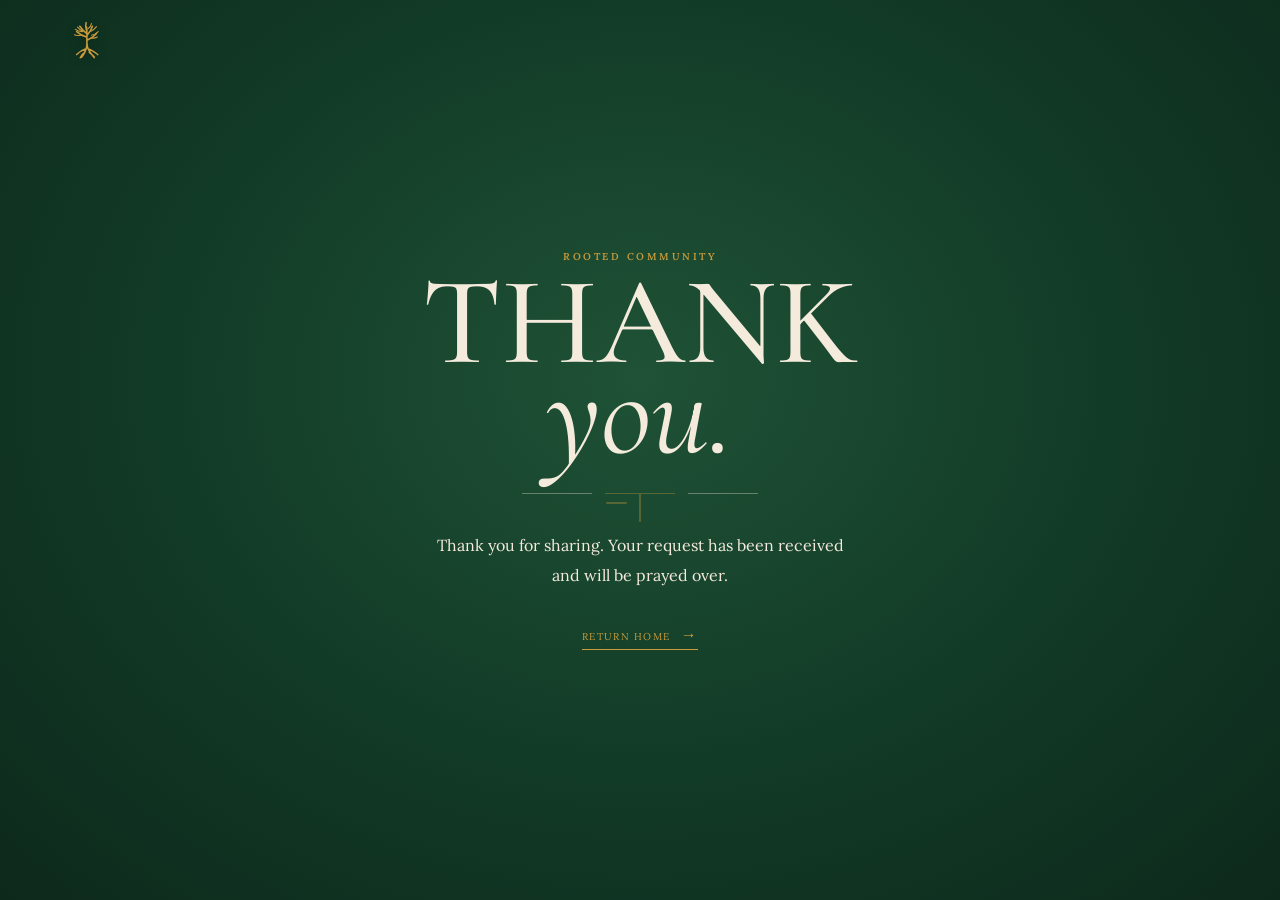
<file: prayer-thank-you.html>
<!doctype html>
<html lang="en">
  <head>
    <meta charset="UTF-8" />
    <meta name="viewport" content="width=device-width, initial-scale=1.0" />
    <meta name="robots" content="noindex, nofollow, noarchive" />
    <link rel="icon" type="image/svg+xml" href="favicon.svg" />
    <title>Thank You | Rooted</title>
    <link rel="preconnect" href="https://fonts.googleapis.com" />
    <link rel="preconnect" href="https://fonts.gstatic.com" crossorigin />
    <link href="https://fonts.googleapis.com/css2?family=Cormorant+Garamond:wght@400;500;600&family=Lora:ital,wght@0,400;0,500;0,600;1,400&display=swap" rel="stylesheet" />
    <link rel="stylesheet" href="styles.css" />
  </head>
  <body class="prayer-thank-you-page">
    <a class="brand-mark" href="index.html#home" aria-label="Return to Rooted home">
      <svg viewBox="0 0 80 95" aria-hidden="true"><g fill="none" stroke="currentColor" stroke-linecap="round" stroke-linejoin="round"><path stroke-width="3.5" d="M40 59c-1-13 1-25-1-39M39 34c-5-4-10-9-15-16M39 42c-8-2-15-6-22-12M40 49c8-3 15-8 21-15M41 37c5-5 9-12 11-19M39 28c-2-6-3-12-1-18"/><path stroke-width="2.35" d="M30 28c-3-1-8-4-11-8M30 30c-6 0-12-2-16-5M26 38c-5 1-10 1-14-1M49 29c5-2 9-6 12-10M50 38c6-1 11-4 15-8M48 44c5 1 11 0 15-2M42 24c4-3 7-7 8-12"/><path stroke-width="3.4" d="M40 59c-1 9-4 18-12 28M40 60c2 10 7 18 16 26M38 68c-7 2-14 6-21 13M42 68c8 2 14 7 22 13M35 76c-5 3-8 7-10 12M45 76c5 3 8 7 11 12"/></g></svg>
    </a>
    <main class="prayer-thank-you-shell">
      <section class="prayer-thank-you-content">
        <p class="eyebrow">Rooted community</p>
        <h1>Thank<br /><em>you.</em></h1>
        <div class="tree-divider"><span></span><span class="prayer-cross" aria-hidden="true">✝</span><span></span></div>
        <p>Thank you for sharing. Your request has been received and will be prayed over.</p>
        <a class="text-link" href="index.html#home">Return home <span>→</span></a>
      </section>
    </main>
    <script src="fix-encoding.js"></script>
  </body>
</html>
</file>
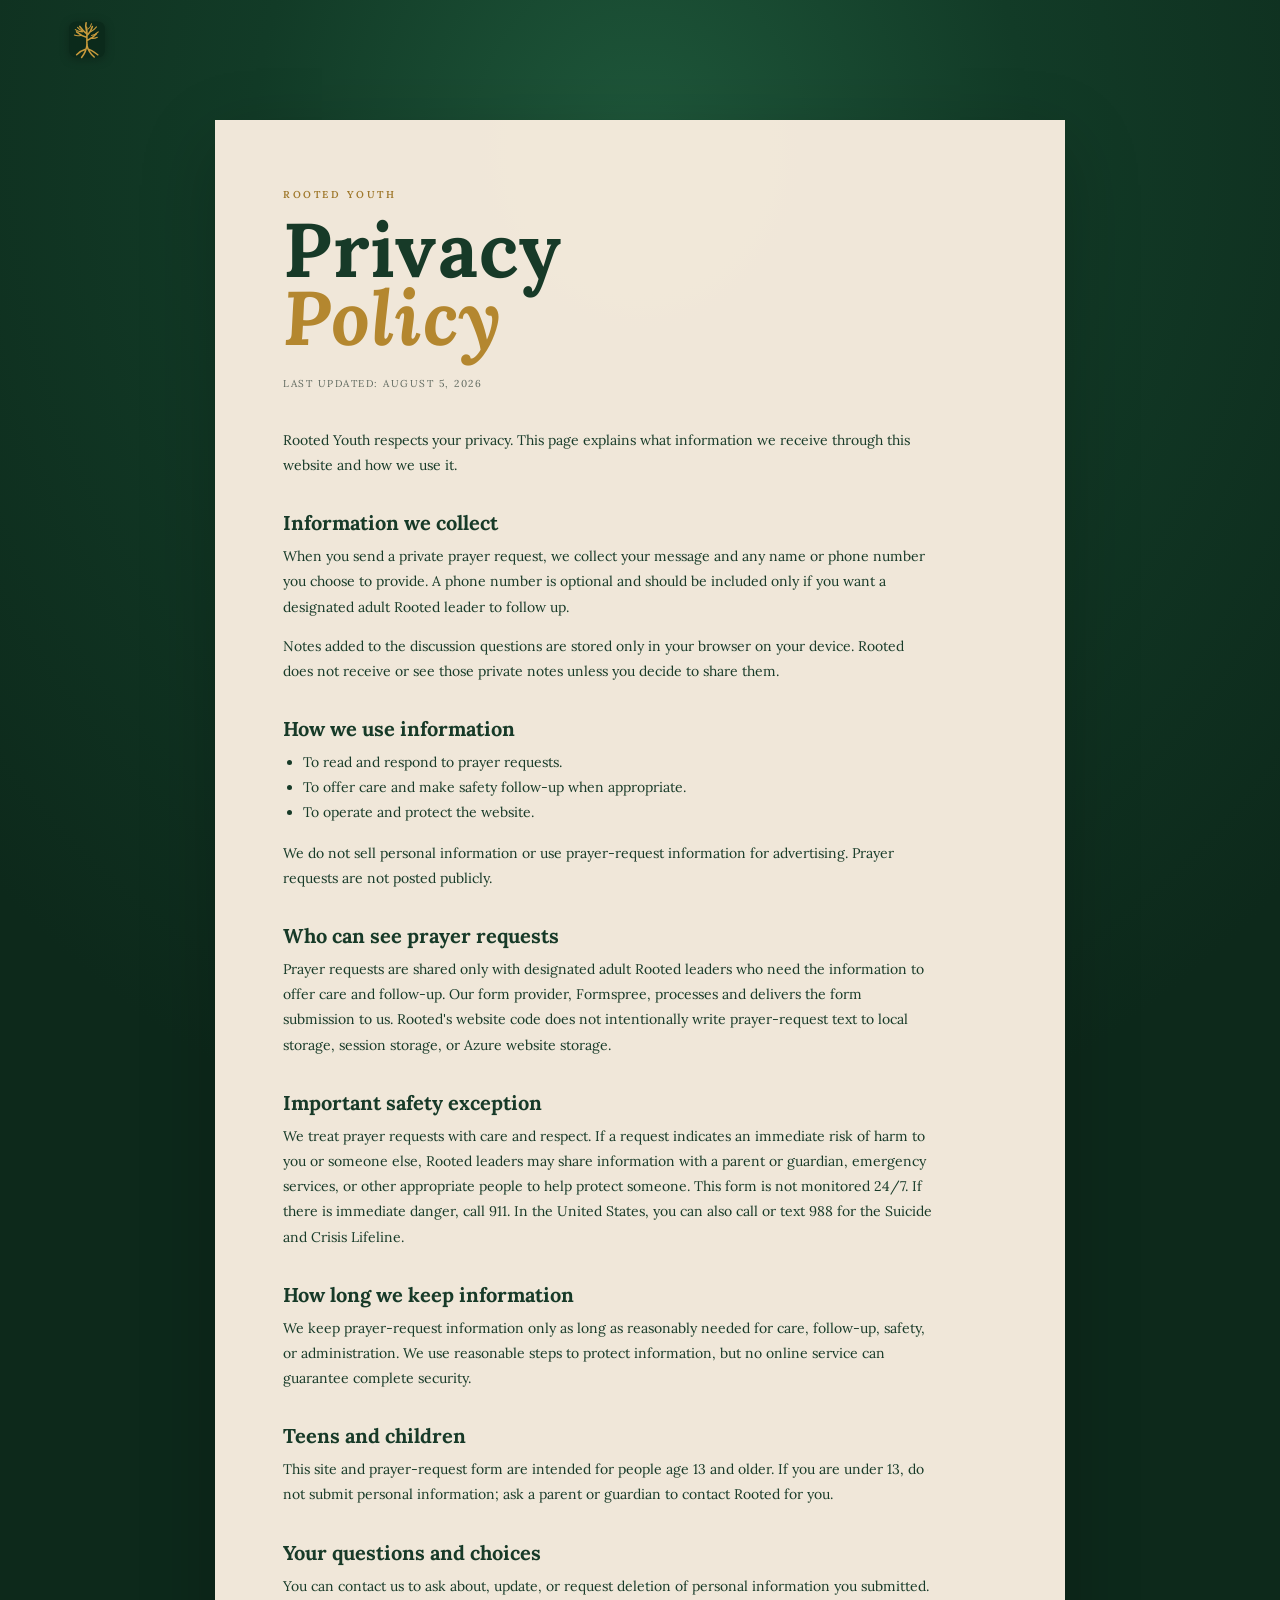
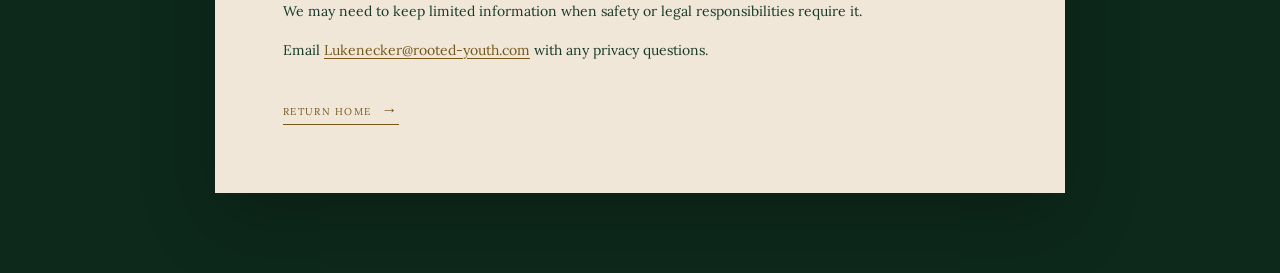
<file: privacy.html>
<!doctype html>
<html lang="en">
<head>
  <meta charset="utf-8" />
  <meta name="viewport" content="width=device-width, initial-scale=1" />
  <title>Privacy Policy | Rooted Youth</title>
  <meta name="description" content="Rooted Youth privacy policy." />
  <link rel="icon" type="image/svg+xml" href="favicon.svg" />
  <link rel="manifest" href="manifest.webmanifest" />
  <meta name="theme-color" content="#123b27" />
  <meta name="mobile-web-app-capable" content="yes" />
  <meta name="apple-mobile-web-app-capable" content="yes" />
  <meta name="apple-mobile-web-app-status-bar-style" content="black-translucent" />
  <meta name="apple-mobile-web-app-title" content="Rooted" />
  <link rel="apple-touch-icon" href="app-icon.svg" />
  <link rel="preconnect" href="https://fonts.googleapis.com" />
  <link rel="preconnect" href="https://fonts.gstatic.com" crossorigin />
  <link href="https://fonts.googleapis.com/css2?family=Cormorant+Garamond:ital,wght@0,400;0,500;0,600;1,400&family=Lora:ital,wght@0,400;0,500;1,400&display=swap" rel="stylesheet" />
  <link rel="stylesheet" href="styles.css" />
</head>
<body class="privacy-page">
  <a class="brand-mark privacy-mark" href="index.html#home" aria-label="Return to Rooted home">
    <img src="favicon.svg" alt="" />
  </a>

  <main class="privacy-shell">
    <article class="privacy-card">
      <p class="eyebrow">Rooted Youth</p>
      <h1>Privacy<br /><em>Policy</em></h1>
      <p class="privacy-updated">Last updated: August 5, 2026</p>

      <div class="privacy-copy">
        <p>Rooted Youth respects your privacy. This page explains what information we receive through this website and how we use it.</p>

        <h2>Information we collect</h2>
        <p>When you send a private prayer request, we collect your message and any name or phone number you choose to provide. A phone number is optional and should be included only if you want a designated adult Rooted leader to follow up.</p>
        <p>Notes added to the discussion questions are stored only in your browser on your device. Rooted does not receive or see those private notes unless you decide to share them.</p>

        <h2>How we use information</h2>
        <ul>
          <li>To read and respond to prayer requests.</li>
          <li>To offer care and make safety follow-up when appropriate.</li>
          <li>To operate and protect the website.</li>
        </ul>
        <p>We do not sell personal information or use prayer-request information for advertising. Prayer requests are not posted publicly.</p>

        <h2>Who can see prayer requests</h2>
        <p>Prayer requests are shared only with designated adult Rooted leaders who need the information to offer care and follow-up. Our form provider, Formspree, processes and delivers the form submission to us. Rooted's website code does not intentionally write prayer-request text to local storage, session storage, or Azure website storage.</p>

        <h2>Important safety exception</h2>
        <p>We treat prayer requests with care and respect. If a request indicates an immediate risk of harm to you or someone else, Rooted leaders may share information with a parent or guardian, emergency services, or other appropriate people to help protect someone. This form is not monitored 24/7. If there is immediate danger, call 911. In the United States, you can also call or text 988 for the Suicide and Crisis Lifeline.</p>

        <h2>How long we keep information</h2>
        <p>We keep prayer-request information only as long as reasonably needed for care, follow-up, safety, or administration. We use reasonable steps to protect information, but no online service can guarantee complete security.</p>

        <h2>Teens and children</h2>
        <p>This site and prayer-request form are intended for people age 13 and older. If you are under 13, do not submit personal information; ask a parent or guardian to contact Rooted for you.</p>

        <h2>Your questions and choices</h2>
        <p>You can contact us to ask about, update, or request deletion of personal information you submitted. We may need to keep limited information when safety or legal responsibilities require it.</p>
        <p>Email <a href="mailto:Lukenecker@rooted-youth.com?subject=Rooted%20Privacy%20Question">Lukenecker@rooted-youth.com</a> with any privacy questions.</p>

        <a class="text-link" href="index.html#home">Return home <span>&rarr;</span></a>
      </div>
    </article>
  </main>

  <script src="fix-encoding.js"></script>
</body>
</html>
</file>
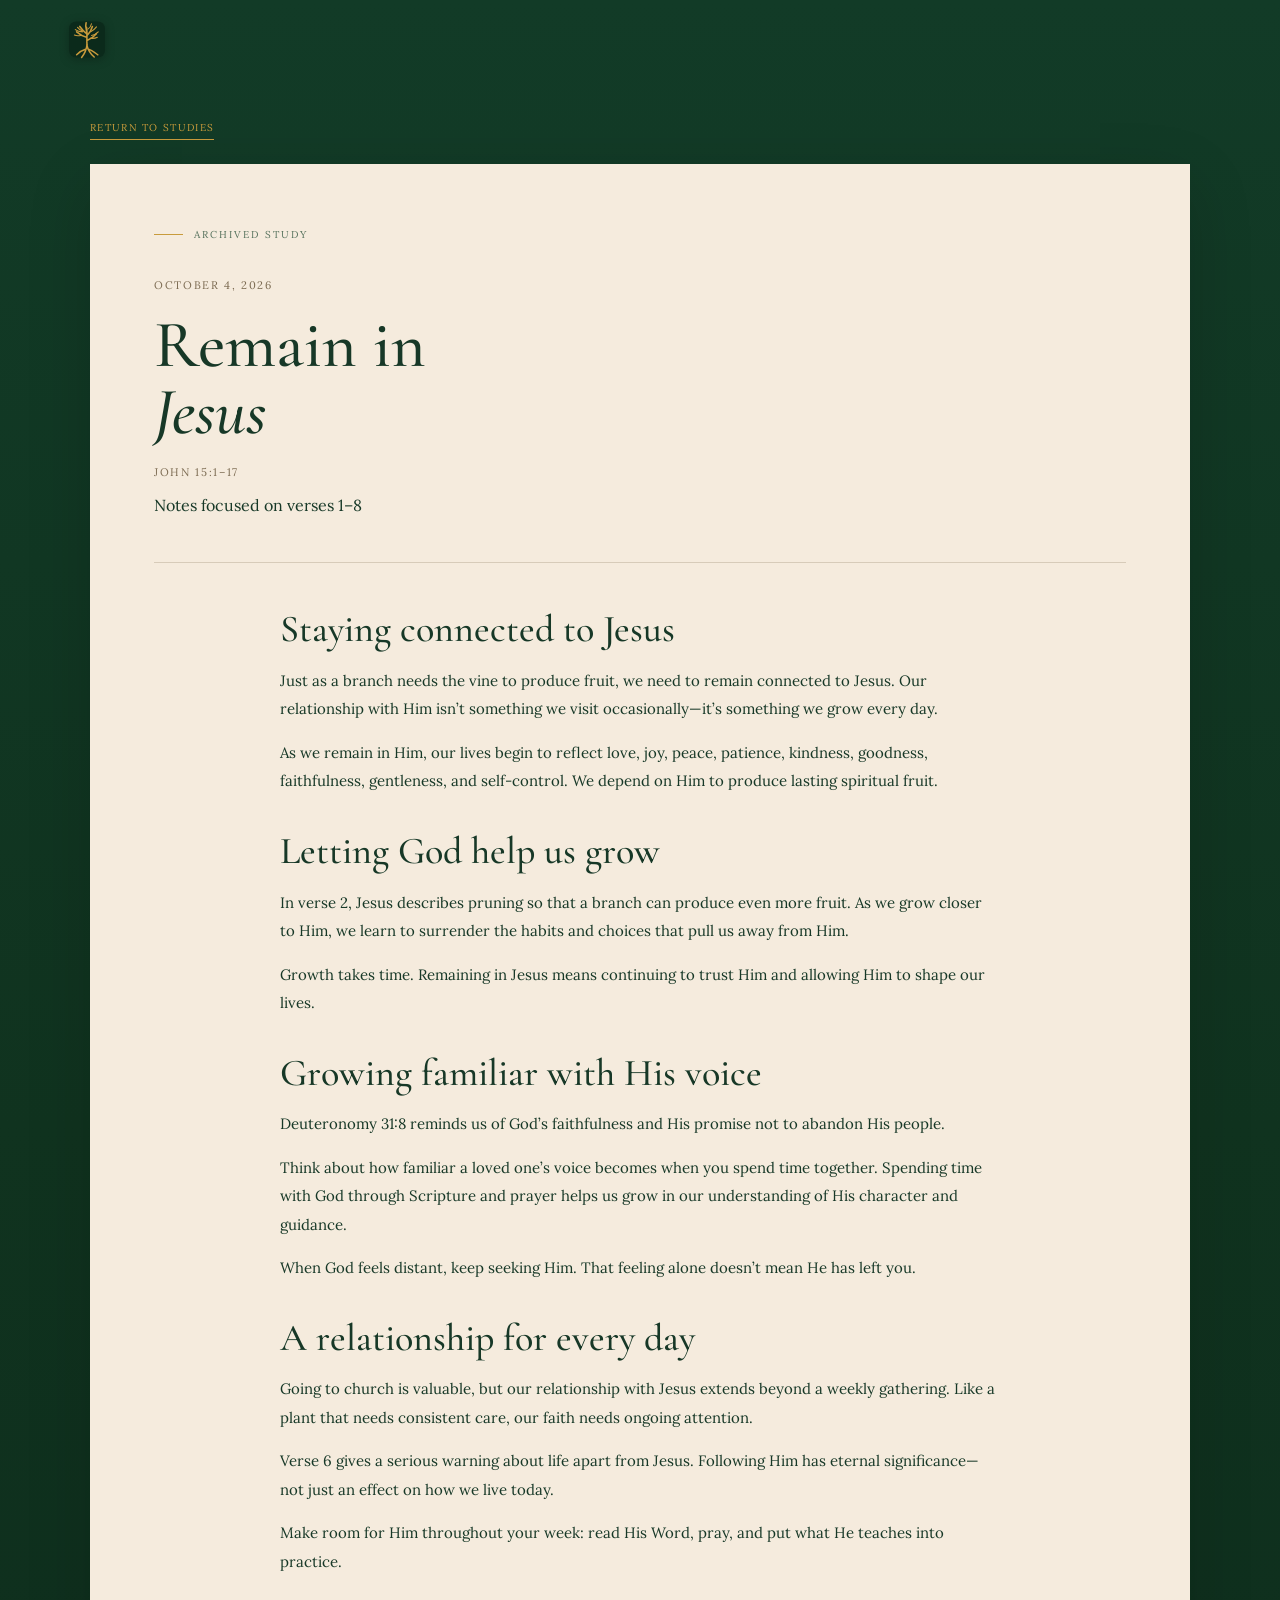
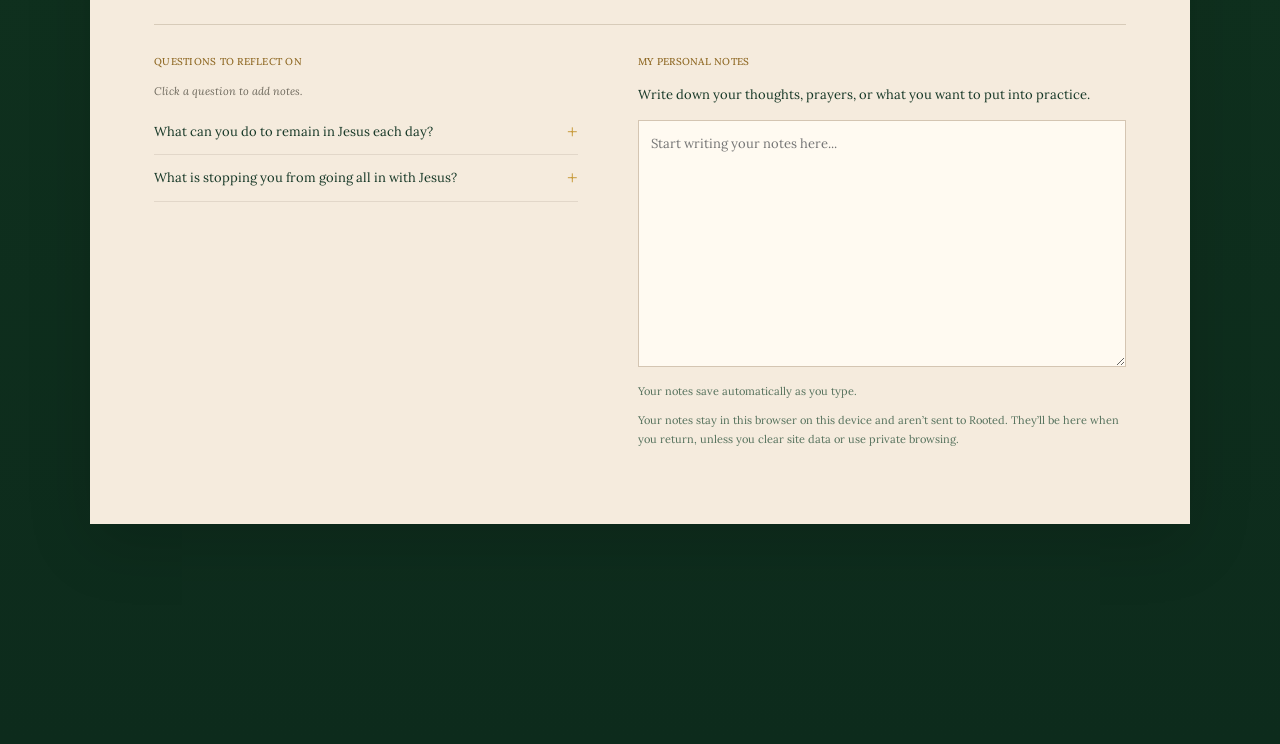
<file: remain-in-jesus.html>
<!doctype html>
<html lang="en">
  <head>
    <meta charset="UTF-8" />
    <meta name="viewport" content="width=device-width, initial-scale=1.0" />
    <link rel="icon" type="image/svg+xml" href="favicon.svg" />
    <meta name="description" content="Remain in Jesus: notes and reflection questions from our October 4, 2026 study of John 15:1–17." />
    <title>Remain in Jesus — Rooted</title>
    <link rel="preconnect" href="https://fonts.googleapis.com" />
    <link rel="preconnect" href="https://fonts.gstatic.com" crossorigin />
    <link href="https://fonts.googleapis.com/css2?family=Cormorant+Garamond:wght@400;500;600;700&family=Lora:ital,wght@0,400;0,500;0,600;1,400&display=swap" rel="stylesheet" />
    <link rel="stylesheet" href="styles.css" />
    <link rel="stylesheet" href="archive-study.css" />
  </head>
  <body class="archive-page">
    <a class="brand-mark" href="index.html#home" aria-label="Return to Rooted home">
      <img src="favicon.svg" width="36" height="45" alt="" />
    </a>
    <main>
      <section class="studies">
        <div class="section-content">
          <a class="text-link" href="index.html#studies">Return to studies</a>
          <article class="upcoming-card">
            <div class="upcoming-label"><span></span>Archived Study</div>
            <div class="study-heading">
              <p class="study-date"><time datetime="2026-10-04">October 4, 2026</time></p>
              <h1 class="archive-study-title">Remain in<br /><em>Jesus</em></h1>
              <p class="passage">John 15:1–17</p>
              <p>Notes focused on verses 1–8</p>
            </div>
            <div class="archive-study-notes">
              <h2>Staying connected to Jesus</h2>
              <p>Just as a branch needs the vine to produce fruit, we need to remain connected to Jesus. Our relationship with Him isn’t something we visit occasionally—it’s something we grow every day.</p>
              <p>As we remain in Him, our lives begin to reflect love, joy, peace, patience, kindness, goodness, faithfulness, gentleness, and self-control. We depend on Him to produce lasting spiritual fruit.</p>
              <h2>Letting God help us grow</h2>
              <p>In verse 2, Jesus describes pruning so that a branch can produce even more fruit. As we grow closer to Him, we learn to surrender the habits and choices that pull us away from Him.</p>
              <p>Growth takes time. Remaining in Jesus means continuing to trust Him and allowing Him to shape our lives.</p>
              <h2>Growing familiar with His voice</h2>
              <p>Deuteronomy 31:8 reminds us of God’s faithfulness and His promise not to abandon His people.</p>
              <p>Think about how familiar a loved one’s voice becomes when you spend time together. Spending time with God through Scripture and prayer helps us grow in our understanding of His character and guidance.</p>
              <p>When God feels distant, keep seeking Him. That feeling alone doesn’t mean He has left you.</p>
              <h2>A relationship for every day</h2>
              <p>Going to church is valuable, but our relationship with Jesus extends beyond a weekly gathering. Like a plant that needs consistent care, our faith needs ongoing attention.</p>
              <p>Verse 6 gives a serious warning about life apart from Jesus. Following Him has eternal significance—not just an effect on how we live today.</p>
              <p>Make room for Him throughout your week: read His Word, pray, and put what He teaches into practice.</p>
            </div>
            <div class="study-columns archive-reflections">
              <div>
                <h2 class="card-kicker">Questions to reflect on</h2>
                <p class="notes-hint">Click a question to add notes.</p>
                <div class="discussion-questions">
                  <details class="question-note">
                    <summary>What can you do to remain in Jesus each day? <span>+</span></summary>
                    <div class="question-note-content">
                      <textarea aria-label="Notes: Remaining in Jesus each day" class="question-note-field" data-note-key="rooted-remain-in-jesus-question-1" rows="4" placeholder="Write your thoughts here..."></textarea>
                      <p data-note-status role="status" aria-live="polite"></p>
                    </div>
                  </details>
                  <details class="question-note">
                    <summary>What is stopping you from going all in with Jesus? <span>+</span></summary>
                    <div class="question-note-content">
                      <textarea aria-label="Notes: Going all in with Jesus" class="question-note-field" data-note-key="rooted-remain-in-jesus-question-2" rows="4" placeholder="Write your thoughts here..."></textarea>
                      <p data-note-status role="status" aria-live="polite"></p>
                    </div>
                  </details>
                </div>
              </div>
              <div class="personal-study-notes">
                <h2 class="card-kicker"><label for="personal-study-notes">My Personal Notes</label></h2>
                <p>Write down your thoughts, prayers, or what you want to put into practice.</p>
                <textarea id="personal-study-notes" class="question-note-field" data-note-key="rooted-remain-in-jesus-personal-notes" rows="10" placeholder="Start writing your notes here..." aria-describedby="personal-notes-help personal-notes-status"></textarea>
                <p id="personal-notes-status" class="note-save-status" data-note-status role="status" aria-live="polite"></p>
                <p id="personal-notes-help" class="notes-storage-help">Your notes stay in this browser on this device and aren’t sent to Rooted. They’ll be here when you return, unless you clear site data or use private browsing.</p>
              </div>
            </div>
          </article>
        </div>
      </section>
    </main>
    <script src="script.js"></script>
  </body>
</html>
</file>
<file: styles.css>
:root{--forest:#0b2a1b;--deep:#071c12;--cream:#f5ebdd;--gold:#c89b3c;--ink:#173827}*{box-sizing:border-box}html{scroll-behavior:smooth}body{margin:0;background:var(--forest);color:var(--cream);font-family:Lora,Georgia,serif}.svg-defs{position:absolute;width:0;height:0;overflow:hidden}.site-header{height:80px;position:absolute;z-index:10;top:0;left:0;width:100%;display:flex;align-items:center;padding:12px clamp(24px,5vw,72px)}.brand-mark{color:var(--gold);width:46px;display:grid;place-items:center}.brand-mark svg{width:36px;height:45px}.site-nav{margin-left:auto;display:flex;gap:clamp(22px,3.5vw,53px)}.site-nav a{color:var(--cream);text-decoration:none;font-size:11px;letter-spacing:.17em;text-transform:uppercase;padding:8px 0;border-bottom:1px solid transparent;transition:.25s}.site-nav a:hover,.site-nav a.active{border-color:var(--gold);color:var(--gold)}.menu-button{display:none}.hero{min-height:100vh;position:relative;display:flex;flex-direction:column;align-items:center;justify-content:center;overflow:hidden;background:radial-gradient(ellipse at 50% 43%,#16442c 0%,var(--forest) 43%,var(--deep) 100%)}.hero:before,.hero:after{content:"";position:absolute;border:1px solid rgba(200,155,60,.15);border-radius:50%;width:min(96vw,1200px);height:min(69vw,820px)}.hero:before{transform:rotate(-8deg)}.hero:after{width:min(85vw,1030px);height:min(60vw,660px);transform:rotate(12deg)}.hero-grain{position:absolute;inset:0;opacity:.38;background-image:radial-gradient(rgba(245,235,221,.24) .5px,transparent .7px);background-size:8px 8px;mix-blend-mode:soft-light}.hero-emblem{position:relative;z-index:1;text-align:center;margin-top:-3rem}.eyebrow{margin:0 0 14px;color:var(--gold);text-transform:uppercase;letter-spacing:.25em;font-size:10px;font-weight:600}.oval-lockup{width:min(78vw,710px);aspect-ratio:2.45;border:1px solid rgba(245,235,221,.78);border-radius:50%;display:grid;place-items:center;padding:12px}.oval-inner{width:100%;height:100%;border:1px solid rgba(245,235,221,.28);border-radius:50%;display:flex;flex-direction:column;align-items:center;justify-content:center}.hero h1{margin:0 0 -5px;font-family:"Cormorant Garamond",Georgia,serif;font-size:clamp(53px,10vw,114px);font-weight:500;letter-spacing:.14em;line-height:.85;padding-left:.14em}.hero-tree{color:var(--gold);width:clamp(58px,8vw,86px);height:auto}.scripture{position:absolute;z-index:1;bottom:9vh;width:min(84vw,720px);text-align:center}.scripture p{font-size:clamp(13px,1.35vw,16px);line-height:1.9;font-style:italic;margin:0 0 14px}.scripture span{color:var(--gold);font-size:10px;text-transform:uppercase;letter-spacing:.22em}.scroll-cue{position:absolute;bottom:26px;left:50%;z-index:1;width:18px;height:30px;border:1px solid var(--gold);border-radius:20px}.scroll-cue span{display:block;width:3px;height:6px;margin:6px auto;background:var(--gold);border-radius:3px;animation:scroll 1.5s infinite}@keyframes scroll{50%{transform:translateY(7px);opacity:.2}}.section-light{background:var(--cream);color:var(--ink)}.section-content{width:min(1100px,88vw);margin:auto;padding:110px 0}.centered{text-align:center;position:relative}.about{overflow:hidden}.about .section-content{max-width:810px}.eyebrow.green{color:#4a7457}.section-content h2{font-family:"Cormorant Garamond",Georgia,serif;font-size:clamp(58px,8vw,90px);font-weight:500;text-transform:uppercase;line-height:.77;letter-spacing:.025em;margin:0}.section-content h2 em{font-weight:400;text-transform:none}.tree-divider{display:flex;align-items:center;justify-content:center;gap:13px;margin:33px auto}.tree-divider span{height:1px;width:70px;background:currentColor;opacity:.35}.tree-divider svg{color:var(--gold);width:30px;height:35px}.lede{font-size:16px;line-height:2;max-width:700px;margin:0 auto}.watermark{position:absolute;width:440px;height:520px;color:rgba(11,42,27,.045);right:-50px;bottom:-100px}.studies{background:var(--forest);padding:5px 0 110px}.section-intro{text-align:center;padding:102px 0 48px}.section-intro h2{font-family:"Cormorant Garamond",Georgia,serif;font-size:76px;text-transform:uppercase;font-weight:500;margin:0}.section-intro>p:last-child{font-style:italic;font-size:15px;margin:13px 0}.upcoming-card{background:var(--cream);color:var(--ink);padding:clamp(28px,5vw,65px);position:relative;box-shadow:0 20px 60px rgba(0,0,0,.16)}.upcoming-label{font-size:10px;text-transform:uppercase;letter-spacing:.2em;color:#55715c;display:flex;align-items:center;gap:11px}.upcoming-label span{display:block;width:29px;height:1px;background:var(--gold)}.study-heading{margin:37px 0 45px;border-bottom:1px solid #d7cbb9;padding-bottom:31px}.study-date,.passage{font-size:11px;letter-spacing:.15em;text-transform:uppercase;color:#7c6b52}.study-heading h3{font-family:"Cormorant Garamond",Georgia,serif;font-size:clamp(43px,5.2vw,69px);font-weight:500;line-height:.82;margin:11px 0 20px}.study-heading h3 em{font-weight:400}.study-columns{display:grid;grid-template-columns:1fr 1.15fr;gap:60px}.study-columns p,.study-columns li{font-size:13px;line-height:1.8}.card-kicker{color:#906a26!important;text-transform:uppercase;font-size:10px!important;letter-spacing:.19em;line-height:1.4!important;font-weight:600}.study-columns ul{margin:6px 0 0;padding:0;list-style:none}.study-columns li{border-bottom:1px solid #e2d7c9;padding:7px 0}.study-columns li:before{content:"+";color:var(--gold);margin-right:8px}.archive-heading{margin:115px 0 38px;display:flex;align-items:end;justify-content:space-between;gap:30px}.archive-heading .eyebrow{margin-bottom:8px}.archive-heading h3{font-family:"Cormorant Garamond",Georgia,serif;font-size:55px;font-weight:500;line-height:.8;margin:0}.archive-heading>p{font-size:13px;font-style:italic;max-width:270px;text-align:right;line-height:1.7}.archive-grid{display:grid;grid-template-columns:repeat(3,1fr);gap:20px}.archive-card{border:1px solid rgba(245,235,221,.25);padding:28px;min-height:275px;display:flex;flex-direction:column}.archive-card h4{font-family:"Cormorant Garamond",Georgia,serif;font-size:38px;font-weight:500;margin:23px 0 5px}.archive-card .passage{color:#e4c07b;margin:0}.archive-copy{font-size:12px;line-height:1.8;margin:17px 0}.archive-card a,.text-link{color:var(--gold);text-decoration:none;text-transform:uppercase;letter-spacing:.13em;font-size:10px;margin-top:auto}.archive-card a span,.text-link span{font-size:16px;margin-left:6px}.schedule .section-content{padding:95px 0}.compact{max-width:480px}.prayer{background:#113721}.prayer .section-content{padding:92px 0}.prayer h2{margin-bottom:28px}.text-link{display:inline-block;margin-top:25px;border-bottom:1px solid currentColor;padding-bottom:5px}.contact{background:var(--deep);text-align:center}.contact .section-content{padding:95px 0}.envelope{font-size:31px;color:var(--gold);margin-bottom:13px}.contact h2{text-transform:uppercase}.contact-copy{font-size:16px;line-height:1.85;margin:0}.button{display:inline-block;margin-top:32px;padding:14px 29px;border:1px solid var(--gold);color:var(--gold);font-size:10px;letter-spacing:.2em;text-transform:uppercase;text-decoration:none}.disabled{cursor:default;opacity:.85}footer{background:#06180f;text-align:center;padding:34px 20px;color:#c0b9a8}footer svg{width:25px;height:31px;color:var(--gold)}footer p{font-size:12px;font-style:italic;margin:8px 0 15px}footer small{font-size:9px;letter-spacing:.13em;text-transform:uppercase}@media(max-width:720px){.site-header{padding:11px 22px;height:66px}.brand-mark svg{width:29px;height:36px}.menu-button{display:grid;gap:6px;background:none;border:0;padding:10px;margin-left:auto;cursor:pointer}.menu-button span{display:block;width:23px;height:1px;background:var(--cream);transition:.25s}.site-nav{display:none;position:absolute;top:66px;left:0;right:0;margin:0;background:#092418;padding:21px 24px;flex-direction:column;gap:14px}.site-nav.open{display:flex}.site-nav a{width:max-content}.hero-emblem{margin-top:-4rem}.scripture{bottom:12vh}.scripture p{line-height:1.65}.scroll-cue{bottom:24px}.section-content{padding:75px 0;width:min(88vw,560px)}.watermark{width:280px;height:333px;right:-45px;bottom:-65px}.lede{font-size:14px;line-height:1.9}.section-intro{padding:72px 0 36px}.section-intro h2{font-size:62px}.studies{padding-bottom:72px}.study-columns,.archive-grid{grid-template-columns:1fr;gap:22px}.study-heading{margin:30px 0}.upcoming-card{padding:29px 24px}.archive-heading{display:block;margin:76px 0 28px}.archive-heading h3{font-size:47px}.archive-heading>p{text-align:left;margin-top:17px}.archive-card{min-height:0}.prayer .section-content,.contact .section-content{padding:75px 0}.oval-lockup{width:85vw}.hero h1{font-size:clamp(44px,12vw,76px)}}
.brand-mark{position:fixed;z-index:30;top:17px;left:clamp(24px,5vw,72px);filter:drop-shadow(0 2px 5px rgba(0,0,0,.25))}@media(max-width:720px){.brand-mark{top:12px;left:22px}}
.contact-details{display:flex;justify-content:center;align-items:center;gap:13px;margin-top:25px}.contact-details a{color:var(--gold);font-size:12px;text-decoration:none}.contact-details a:hover{text-decoration:underline}.contact-details span{color:rgba(245,235,221,.55)}@media(max-width:520px){.contact-details{flex-direction:column;gap:8px}.contact-details span{display:none}}
.menu-button[aria-expanded="true"] span:first-child{transform:translateY(3.5px) rotate(45deg)}.menu-button[aria-expanded="true"] span:last-child{transform:translateY(-3.5px) rotate(-45deg)}
.menu-button span:first-child{transform:translateY(3.5px) rotate(45deg)}.menu-button span:last-child{transform:translateY(-3.5px) rotate(-45deg)}
.menu-button .cross-icon{display:block;width:auto;height:auto;background:none;color:var(--cream);font-family:Georgia,serif;font-size:27px;line-height:1;transform:none!important}
:root{--forest:#123b27}
.hero{background:radial-gradient(ellipse at 50% 43%,#1a4b31 0%,var(--forest) 48%,#0e2c1d 100%)}
.root-watermark{position:absolute;z-index:0;inset:0;width:100%;height:100%;color:#dcbf7a;opacity:.08;pointer-events:none}.root-watermark path{stroke-width:2.2}
body{position:relative}.page-root-watermark{position:absolute;z-index:2;inset:0 auto auto 0;width:100%;height:100%;pointer-events:none;opacity:.17}.page-root-watermark path{stroke-width:2.35}@media(max-width:720px){.page-root-watermark{opacity:.12}}
.page-root-watermark{top:0;right:0;bottom:0;left:0;width:auto;height:auto}.page-root-watermark .root-spine{stroke-width:5.4}.page-root-watermark .root-heavy{stroke-width:3.8}
.contact{position:relative;overflow:visible;background:linear-gradient(to bottom,#113721 0%,#0a2417 45%,var(--deep) 100%)}.contact-roots{position:absolute;z-index:0;top:-420px;right:0;bottom:auto;left:0;width:100%;height:calc(100% + 420px);color:var(--gold);opacity:.44;pointer-events:none}.contact-roots path{stroke-width:2.55}.contact-roots .root-core{stroke-width:5.2}.contact-roots .root-base{stroke-width:3.9}.contact .section-content{z-index:1}
.contact-roots{height:calc(100% + 590px)}footer{position:relative;z-index:1;background:transparent}
.contact-roots{z-index:2}.contact .section-content{z-index:3}footer{z-index:1;background:var(--deep)}
body{background:var(--deep)}
.page-root-watermark{z-index:4;opacity:.28}.about,.schedule{background:linear-gradient(to bottom,#dfe8d8 0%,var(--cream) 14%,var(--cream) 84%,#dce6d5 100%)}.studies{background:linear-gradient(to bottom,#16442d 0%,var(--forest) 15%,var(--forest) 85%,#133d29 100%)}.prayer{background:linear-gradient(to bottom,#143e2a 0%,#113721 100%)}
.about{background:linear-gradient(to bottom,#0e2c1d 0%,#cddbc9 27%,var(--cream) 49%,#e7ebdc 73%,#123b27 100%)}.studies{background:linear-gradient(to bottom,#123b27 0%,var(--forest) 82%,#d6e0d0 100%)}.schedule{background:linear-gradient(to bottom,#d6e0d0 0%,var(--cream) 37%,#d9e3d4 68%,#143e2a 100%)}.prayer{background:linear-gradient(to bottom,#143e2a 0%,#113721 70%,#0a2417 100%)}
.root-watermark,.page-root-watermark,.contact-roots{display:none}.about,.schedule{background:var(--cream)}.studies{background:var(--forest)}.prayer{background:#113721}.contact{background:var(--deep)}footer{background:#06180f}
body{background:var(--forest)}
.oval-inner{border:0}
.hero:before,.hero:after{display:none}
.hero:after{display:block;width:min(70vw,700px);height:min(48vw,480px);border:0;background:radial-gradient(ellipse,rgba(200,155,60,.14) 0%,rgba(200,155,60,.045) 42%,transparent 72%);transform:none;pointer-events:none}.oval-lockup{box-shadow:0 0 48px rgba(200,155,60,.08)}
.hero-emblem:before,.hero-emblem:after{position:absolute;color:var(--gold);font-family:Georgia,serif;line-height:1;opacity:.78}.hero-emblem:before{content:"✦";font-size:14px;top:15%;left:4%}.hero-emblem:after{content:"✧";font-size:20px;right:5%;bottom:11%}.scripture:before{content:"";display:block;width:74px;height:1px;background:var(--gold);opacity:.6;margin:0 auto 18px}
.hero-emblem:before,.hero-emblem:after{display:none}
.hero{background:radial-gradient(ellipse at 50% 43%,rgba(26,75,49,.72) 0%,rgba(18,59,39,.56) 48%,rgba(14,44,29,.2) 72%),linear-gradient(to bottom,#1a4b31 0%,#123b27 48%,#0e2c1d 100%)}.studies{background:linear-gradient(to bottom,#194a31 0%,var(--forest) 45%,#0d2b1c 100%)}.prayer{background:linear-gradient(to bottom,#16442d 0%,#113721 45%,#0d291b 100%)}.contact{background:linear-gradient(to bottom,#133d29 0%,var(--deep) 100%)}
.contact,footer{background:#0d291b}
.hero{background:radial-gradient(ellipse at 50% 43%,rgba(31,82,54,.72) 0%,rgba(22,67,43,.56) 48%,rgba(13,40,27,.2) 72%),linear-gradient(to bottom,#1f5236 0%,#16432b 48%,#0d281b 100%)}.studies{background:linear-gradient(to bottom,#184a30 0%,#123b27 48%,#0d2b1c 100%)}.prayer{background:linear-gradient(to bottom,#113520 0%,#0f2e1e 48%,#0d291b 100%)}
.hero{background:radial-gradient(ellipse at 50% 43%,rgba(31,82,54,.72) 0%,rgba(22,67,43,.56) 48%,rgba(13,40,27,.2) 72%),linear-gradient(to bottom,#1f5236 0%,#16432b 48%,#123b27 100%)}.studies{background:linear-gradient(to bottom,#123b27 0%,#10331f 48%,#0d2b1c 100%)}
.hero-tagline{margin:2px 0 0;color:var(--gold);font-size:8px;font-style:italic;letter-spacing:.11em}
.archive-card{align-items:center;justify-content:center}.coming-soon{margin:0;color:var(--gold);font-size:11px;letter-spacing:.2em;text-transform:uppercase}
.archive-card-link{color:inherit;text-decoration:none;transition:background .25s ease,transform .25s ease}.archive-card-link:hover{background:rgba(245,235,221,.06);transform:translateY(-3px)}.archive-placeholder-page{min-height:100vh;display:grid;place-items:center;text-align:center;padding:100px 24px;background:radial-gradient(ellipse at 50% 42%,#1f5236 0%,#123b27 48%,#0d281b 100%)}.archive-placeholder-content{max-width:550px}.archive-placeholder-content h1{margin:0;font-family:"Cormorant Garamond",Georgia,serif;font-weight:500;font-size:clamp(70px,11vw,125px);line-height:.72;text-transform:uppercase}.archive-placeholder-content h1 em{font-weight:400;text-transform:none}.archive-placeholder-content>p:not(.eyebrow){font-size:15px;line-height:1.9;margin:34px auto 0;max-width:390px}.archive-placeholder-content .text-link{margin-top:30px}
.archive-placeholder-content{max-width:none}.archive-placeholder-content h1{white-space:nowrap;font-size:clamp(42px,8vw,105px);line-height:1}
.hero-emblem>.eyebrow{position:absolute;top:-62px;right:0;left:0;margin:0;transform:none}
.private-notes{margin-top:23px;border-top:1px solid #dfd2c1}.private-notes summary{display:flex;align-items:center;justify-content:space-between;cursor:pointer;padding:15px 0;color:#906a26;font-size:10px;font-weight:600;letter-spacing:.18em;text-transform:uppercase;list-style:none}.private-notes summary::-webkit-details-marker{display:none}.private-notes summary span{font-size:18px;font-weight:400;transition:transform .2s}.private-notes[open] summary span{transform:rotate(45deg)}.private-notes-content{padding:1px 0 3px}.private-notes label{display:block;margin-bottom:10px;color:#6f6a5e;font-size:11px;line-height:1.6}.private-notes textarea{width:100%;resize:vertical;border:1px solid #d4c5b2;background:#fffaf1;padding:12px;color:var(--ink);font:13px/1.7 Lora,Georgia,serif;outline:none}.private-notes textarea:focus{border-color:var(--gold)}.notes-actions{display:flex;align-items:center;gap:13px;margin-top:10px}.notes-actions button{border:1px solid var(--gold);background:transparent;color:#906a26;padding:9px 13px;cursor:pointer;font:600 9px Lora,Georgia,serif;letter-spacing:.16em;text-transform:uppercase}.notes-actions button:hover{background:var(--gold);color:var(--cream)}#notes-status{color:#55715c;font-size:11px;font-style:italic}
.discussion-questions{margin-top:6px}.question-note{border-bottom:1px solid #e2d7c9}.question-note summary{display:flex;align-items:center;justify-content:space-between;gap:14px;cursor:pointer;padding:12px 0;color:var(--ink);font-size:13px;line-height:1.65;list-style:none}.question-note summary::-webkit-details-marker{display:none}.question-note summary span{flex:0 0 auto;color:var(--gold);font-size:20px;font-weight:400;line-height:1;transition:transform .2s}.question-note[open] summary span{transform:rotate(45deg)}.question-note-content{padding:2px 0 15px}.question-note-field{width:100%;resize:vertical;border:1px solid #d4c5b2;background:#fffaf1;padding:12px;color:var(--ink);font:13px/1.7 Lora,Georgia,serif;outline:none}.question-note-field:focus{border-color:var(--gold)}.question-note-content p{margin:7px 0 0;color:#55715c;font-size:10px;font-style:italic}
.notes-hint{margin:2px 0 9px;color:#6f6a5e!important;font-size:11px!important;font-style:italic;line-height:1.5!important}
.hero h1{transform:translateX(9px)}
.expect-list{display:grid;grid-template-columns:repeat(3,1fr);gap:22px;margin:48px auto 0;max-width:930px;text-align:left}.expect-list article{border-top:1px solid rgba(23,56,39,.24);padding:20px 6px 0}.expect-list h3{margin:0 0 9px;font-family:"Cormorant Garamond",Georgia,serif;font-size:28px;font-weight:500;color:var(--ink)}.expect-list p{margin:0;font-size:13px;line-height:1.8}@media(max-width:720px){.expect-list{grid-template-columns:1fr;gap:20px;margin-top:38px}.expect-list article{padding:17px 0 0}.expect-list h3{font-size:26px}}
.expect-list .expect-verse{margin-top:16px;color:#906a26;font-size:11px;line-height:1.7;font-style:italic}.expect-list .expect-verse span{display:block;margin-top:7px;font-size:9px;font-style:normal;font-weight:600;letter-spacing:.16em;text-transform:uppercase}
.prayer-request-page{min-height:100vh;background:radial-gradient(ellipse at 50% 35%,#1f5236 0%,#123b27 50%,#0d291b 100%)}.prayer-request-shell{min-height:100vh;display:grid;place-items:center;padding:110px 24px 70px}.prayer-request-card{width:min(100%,650px);padding:clamp(32px,6vw,64px);background:var(--cream);color:var(--ink);box-shadow:0 22px 60px rgba(0,0,0,.24);text-align:center}.prayer-request-card .eyebrow{color:#55715c}.prayer-request-card h1{margin:0;font-family:"Cormorant Garamond",Georgia,serif;font-size:clamp(54px,8vw,82px);font-weight:500;line-height:.78;text-transform:uppercase}.prayer-request-card h1 em{font-weight:400;text-transform:none}.prayer-request-card .tree-divider{color:var(--ink);margin:32px auto}.prayer-cross{color:var(--gold);font-size:28px;line-height:1}.prayer-request-intro{max-width:440px;margin:0 auto 30px;font-size:14px;line-height:1.8}.prayer-request-card form{text-align:left}.prayer-request-card label{display:block;margin:19px 0 8px;color:#55715c;font-size:10px;font-weight:600;letter-spacing:.16em;text-transform:uppercase}.prayer-request-card label span{font-weight:400;text-transform:none;letter-spacing:0}.prayer-request-card input,.prayer-request-card textarea{display:block;width:100%;border:1px solid #d4c5b2;background:#fffaf1;color:var(--ink);padding:12px;font:14px/1.7 Lora,Georgia,serif;outline:none}.prayer-request-card input:focus,.prayer-request-card textarea:focus{border-color:var(--gold)}.prayer-request-card textarea{resize:vertical}.prayer-request-card .button{display:block;margin:25px auto 0;background:transparent;cursor:pointer}.form-status{min-height:20px;margin:15px 0 0;text-align:center;color:#55715c;font-size:11px;font-style:italic;line-height:1.5}
.expect-meetup{margin:52px 0 0;text-align:left;border-left:2px solid var(--gold);padding:3px 0 3px 17px}.expect-meetup .eyebrow{margin:0 0 7px}.expect-meetup>p:not(.eyebrow){margin:0;font-family:"Cormorant Garamond",Georgia,serif;font-size:29px;line-height:.98}.expect-meetup span{display:block;margin-top:10px;color:#906a26;font-size:10px;font-weight:600;letter-spacing:.16em;text-transform:uppercase}@media(max-width:720px){.expect-meetup{margin-top:40px}.expect-meetup>p:not(.eyebrow){font-size:27px}}
.prayer-safety-note{margin:0 auto 28px;max-width:465px;padding:13px 15px;border:1px solid #d4c5b2;color:#5c5a51;font-size:11px;line-height:1.65;text-align:left}.prayer-safety-note a{color:#906a26;font-weight:600;text-decoration:underline}
.prayer-privacy-note{max-width:465px;margin:0 auto 28px;padding:14px 15px;border-left:2px solid var(--gold);background:rgba(255,250,241,.5);color:#5c5a51;text-align:left}.prayer-privacy-note strong{display:block;color:#906a26;font-size:10px;letter-spacing:.16em;text-transform:uppercase}.prayer-privacy-note p{margin:8px 0 0;font-size:11px;line-height:1.65}
.prayer-request-card .follow-up-consent{display:flex;align-items:flex-start;gap:9px;margin:18px 0 0;color:#5c5a51;font-size:11px;font-weight:400;letter-spacing:0;line-height:1.6;text-transform:none}.prayer-request-card .follow-up-consent input{width:15px;height:15px;margin:2px 0 0;accent-color:var(--gold)}
.prayer-request-card .follow-up-consent{align-items:center}.prayer-request-card .follow-up-consent span{flex:1}.prayer-request-card .follow-up-consent input{flex:0 0 auto;margin:0}
.prayer-request-card label.follow-up-consent{display:grid;grid-template-columns:minmax(0,1fr) 16px;align-items:center;column-gap:10px}.prayer-request-card label.follow-up-consent input{grid-column:2;grid-row:1}
.prayer-request-card label.follow-up-consent{display:inline-flex;width:auto;align-items:center;gap:7px}.prayer-request-card label.follow-up-consent span{flex:0 1 auto}.prayer-request-card label.follow-up-consent input{grid-column:auto;grid-row:auto;flex:0 0 auto}
.prayer-request-card label.follow-up-consent{display:inline!important;width:auto!important}.prayer-request-card label.follow-up-consent input{display:inline-block!important;width:15px!important;height:15px!important;margin:0 0 0 7px!important;vertical-align:middle!important}
.prayer-request-card label.follow-up-consent{display:block!important;width:100%!important;text-align:center}.prayer-request-card label.follow-up-consent span{display:block}.prayer-request-card label.follow-up-consent input{display:block!important;margin:8px auto 0!important}
.prayer-thank-you-page{min-height:100vh;background:radial-gradient(ellipse at 50% 42%,#1f5236 0%,#123b27 52%,#0d291b 100%)}.prayer-thank-you-shell{min-height:100vh;display:grid;place-items:center;padding:100px 24px}.prayer-thank-you-content{max-width:560px;text-align:center}.prayer-thank-you-content h1{margin:0;font-family:"Cormorant Garamond",Georgia,serif;font-size:clamp(74px,11vw,125px);font-weight:500;line-height:.72;text-transform:uppercase}.prayer-thank-you-content h1 em{font-weight:400;text-transform:none}.prayer-thank-you-content>p:not(.eyebrow){margin:0 auto;max-width:430px;font-size:16px;line-height:1.9}.prayer-thank-you-content .tree-divider{margin:36px auto}.prayer-thank-you-content .text-link{margin-top:34px}
.oval-inner{position:relative}.oval-inner:after{content:"";position:absolute;z-index:0;left:50%;top:62%;width:clamp(135px,19vw,225px);height:clamp(100px,14vw,165px);transform:translate(-50%,-50%);border-radius:50%;background:radial-gradient(ellipse,rgba(224,184,90,.28) 0%,rgba(200,155,60,.12) 36%,transparent 72%);filter:blur(3px);pointer-events:none;animation:tree-light 5s ease-in-out infinite}.oval-inner h1,.oval-inner .hero-tree,.oval-inner .hero-tagline{position:relative;z-index:1}.hero-tree{filter:drop-shadow(0 0 4px rgba(245,215,140,.8)) drop-shadow(0 0 15px rgba(200,155,60,.36));animation:tree-light-tree 5s ease-in-out infinite}@keyframes tree-light{50%{opacity:.55;transform:translate(-50%,-50%) scale(.88)}}@keyframes tree-light-tree{50%{filter:drop-shadow(0 0 2px rgba(245,215,140,.55)) drop-shadow(0 0 8px rgba(200,155,60,.2))}}
.hero-tree{filter:none;animation:none}
.oval-inner:after{width:clamp(165px,23vw,275px);height:clamp(125px,17vw,205px);background:radial-gradient(ellipse,rgba(245,220,143,.52) 0%,rgba(218,169,65,.26) 38%,rgba(200,155,60,.08) 62%,transparent 78%);filter:blur(5px)}
.oval-inner:after{border-radius:54% 46% 59% 41% / 43% 57% 43% 57%;transform:translate(-50%,-50%) rotate(-8deg);background:radial-gradient(ellipse at 43% 45%,rgba(255,229,151,.56) 0%,rgba(221,171,66,.28) 39%,rgba(200,155,60,.08) 63%,transparent 80%)}@keyframes tree-light{50%{opacity:.55;transform:translate(-50%,-50%) rotate(-8deg) scale(.88)}}
.oval-inner:before{content:"";position:absolute;z-index:0;left:50%;top:62%;width:clamp(255px,34vw,415px);height:clamp(185px,25vw,305px);transform:translate(-50%,-50%) rotate(-8deg);background:repeating-conic-gradient(from 6deg,transparent 0deg 18deg,rgba(245,220,143,.19) 18deg 19.4deg,transparent 20.5deg 39deg);mask-image:radial-gradient(ellipse,transparent 0 15%,#000 31%,transparent 74%);-webkit-mask-image:radial-gradient(ellipse,transparent 0 15%,#000 31%,transparent 74%);opacity:.75;pointer-events:none;animation:tree-rays 5s ease-in-out infinite}@keyframes tree-rays{50%{opacity:.42;transform:translate(-50%,-50%) rotate(-6deg) scale(.92)}}
.oval-inner:before{background:repeating-conic-gradient(from 6deg,transparent 0deg 17deg,rgba(245,220,143,.13) 17deg 21deg,transparent 22deg 39deg);filter:blur(3px);opacity:.43;mask-image:radial-gradient(ellipse,transparent 0 13%,#000 35%,transparent 76%);-webkit-mask-image:radial-gradient(ellipse,transparent 0 13%,#000 35%,transparent 76%)}@keyframes tree-rays{50%{opacity:.27;transform:translate(-50%,-50%) rotate(-6deg) scale(.94)}}
.oval-inner:before{background:repeating-conic-gradient(from 6deg,transparent 0deg 16deg,rgba(245,220,143,.1) 16deg 22deg,transparent 23deg 39deg);filter:blur(6px);opacity:.32;mask-image:radial-gradient(ellipse,transparent 0 10%,#000 39%,transparent 79%);-webkit-mask-image:radial-gradient(ellipse,transparent 0 10%,#000 39%,transparent 79%)}@keyframes tree-rays{50%{opacity:.2;transform:translate(-50%,-50%) rotate(-6deg) scale(.95)}}
.oval-inner:after{width:clamp(145px,20vw,235px);height:clamp(110px,15vw,175px)}.oval-inner:before{background:repeating-conic-gradient(from 6deg,transparent 0deg 16deg,rgba(245,220,143,.13) 16deg 22deg,transparent 23deg 39deg);filter:blur(4px);opacity:.4;mask-image:radial-gradient(ellipse,transparent 0 12%,#000 37%,transparent 77%);-webkit-mask-image:radial-gradient(ellipse,transparent 0 12%,#000 37%,transparent 77%)}@keyframes tree-rays{50%{opacity:.25;transform:translate(-50%,-50%) rotate(-6deg) scale(.95)}}
.page-root-watermark{display:block;z-index:2;opacity:.15;mask-image:linear-gradient(to bottom,transparent 0%,transparent 52%,rgba(0,0,0,.04) 67%,rgba(0,0,0,.52) 84%,#000 100%);-webkit-mask-image:linear-gradient(to bottom,transparent 0%,transparent 52%,rgba(0,0,0,.04) 67%,rgba(0,0,0,.52) 84%,#000 100%)}.contact .section-content{position:relative;z-index:3}
.page-root-watermark{opacity:.22}.page-root-watermark .root-spine{stroke-width:9px}.page-root-watermark .root-heavy{stroke-width:6px}.page-root-watermark path:not(.root-spine):not(.root-heavy){stroke-width:2.6px;opacity:.86}
.page-root-watermark{display:none}
.oval-inner:after{background:radial-gradient(ellipse at 43% 45%,rgba(255,229,151,.34) 0%,rgba(221,171,66,.16) 39%,rgba(200,155,60,.05) 63%,transparent 80%)}
.oval-inner:after{background:radial-gradient(ellipse at 43% 45%,rgba(255,229,151,.23) 0%,rgba(221,171,66,.1) 39%,rgba(200,155,60,.03) 63%,transparent 80%)}.oval-inner:before{opacity:.22}@keyframes tree-rays{50%{opacity:.14;transform:translate(-50%,-50%) rotate(-6deg) scale(.95)}}
.oval-inner:after{background:radial-gradient(ellipse at 43% 45%,rgba(255,229,151,.28) 0%,rgba(221,171,66,.13) 39%,rgba(200,155,60,.04) 63%,transparent 80%)}
.oval-inner:after{animation-duration:3.8s}.oval-inner:before{animation-duration:3.8s}
footer .footer-verse{max-width:590px;margin:18px auto;color:rgba(245,235,221,.78);font-size:11px;line-height:1.75;font-style:italic}footer .footer-verse span{display:block;margin-top:6px;color:var(--gold);font-size:9px;font-style:normal;font-weight:600;letter-spacing:.16em;text-transform:uppercase}
footer .footer-verse{margin:4px auto 16px}
.closing-verse{max-width:590px;margin:86px auto 0;color:rgba(245,235,221,.78);font-size:11px;line-height:1.75;font-style:italic}.closing-verse span{display:block;margin-top:6px;color:var(--gold);font-size:9px;font-style:normal;font-weight:600;letter-spacing:.16em;text-transform:uppercase}
.expect-bottom{display:flex;align-items:end;justify-content:space-between;gap:45px;margin-top:52px}.expect-bottom .expect-meetup{margin:0;flex:1}.expect-youth-verse{max-width:390px;margin:0;text-align:right;color:#55715c;font-size:12px;line-height:1.75;font-style:italic}.expect-youth-verse cite{display:block;margin-top:8px;color:#906a26;font-size:9px;font-style:normal;font-weight:600;letter-spacing:.16em;text-transform:uppercase}@media(max-width:720px){.expect-bottom{display:block;margin-top:40px}.expect-youth-verse{margin:34px 0 0;text-align:left;max-width:440px}}
.expect-meetup>.address-link{display:block;color:var(--ink);font-family:"Cormorant Garamond",Georgia,serif;font-size:29px;line-height:.98;text-decoration:none}.expect-meetup>.address-link:hover{color:#906a26}.directions-links{display:flex;align-items:center;flex-wrap:wrap;gap:8px;margin-top:14px;color:#55715c;font-size:10px;font-style:italic}.directions-links span{display:inline;margin:0;color:#55715c;font-size:10px;font-style:italic;font-weight:400;letter-spacing:0;text-transform:none}.directions-links a{color:#906a26;font-size:9px;font-style:normal;font-weight:600;letter-spacing:.12em;text-decoration:none;text-transform:uppercase}.directions-links a:hover{text-decoration:underline}
.install-app{display:inline-block;margin-top:32px;padding:14px 29px;border:1px solid var(--gold);background:transparent;color:var(--gold);font-family:inherit;font-size:10px;letter-spacing:.2em;text-transform:uppercase;cursor:pointer}.install-app:disabled{opacity:.65;cursor:default}.install-app-message{min-height:17px;max-width:310px;margin:10px auto 0;color:rgba(245,235,221,.78);font-size:10px;line-height:1.55;font-style:italic}

/* Instagram contact link */
.contact-actions{display:grid;grid-template-columns:repeat(3,minmax(0,1fr));gap:12px;width:min(100%,600px);margin:32px auto 0}.contact-actions>.button,.contact-actions>.install-app{display:flex;align-items:center;justify-content:center;gap:8px;width:100%;min-width:0;min-height:48px;margin:0;padding:12px 8px;border:1px solid var(--gold);background:transparent;color:var(--gold);font-family:inherit;font-size:10px;line-height:1.5;letter-spacing:.12em;text-transform:uppercase;text-decoration:none;border-radius:0}.instagram-link svg{flex:0 0 16px}.instagram-handle{font:inherit;letter-spacing:inherit}.contact-actions>a:hover{color:var(--cream)}.contact-actions>:focus-visible{outline:2px solid var(--gold);outline-offset:5px}@media(max-width:480px){.contact-actions{gap:6px}.contact-actions>.button,.contact-actions>.install-app{min-height:62px;padding:9px 5px;font-size:9px;letter-spacing:.04em}.contact-actions>.instagram-link{flex-direction:column;gap:4px}}

/* Privacy policy */
.footer-policy-link{color:var(--gold);text-decoration:none;margin-left:6px}.footer-policy-link:hover,.footer-policy-link:focus-visible{color:var(--cream);text-decoration:underline;text-underline-offset:4px}.prayer-policy-link{margin:13px 0 0;font-size:10px;letter-spacing:.11em;text-transform:uppercase}.prayer-policy-link a{color:#906a26;text-decoration:none;border-bottom:1px solid currentColor;padding-bottom:3px}.prayer-policy-link a:hover,.prayer-policy-link a:focus-visible{color:#6e4c16}.privacy-page{min-height:100vh;background:radial-gradient(ellipse 72% 55% at 50% 8%,#1e573a 0%,#123b27 42%,#0d291b 100%);color:var(--cream)}.privacy-page .brand-mark{position:fixed;z-index:10;top:17px;left:clamp(24px,5vw,72px)}.privacy-mark img{display:block;width:36px;height:45px}.privacy-shell{width:min(100% - 40px,850px);margin:0 auto;padding:120px 0 80px}.privacy-card{padding:clamp(32px,6vw,68px);background:rgba(245,235,221,.98);color:#173a28;box-shadow:0 24px 70px rgba(0,0,0,.22)}.privacy-card .eyebrow{margin:0 0 15px;color:#9f782b}.privacy-card h1{margin:0;color:#173a28;font-size:clamp(44px,7vw,76px);line-height:.9;letter-spacing:.015em}.privacy-card h1 em{color:#b4872f;font-weight:inherit}.privacy-updated{margin:24px 0 38px;color:#5d675d;font-size:10px;letter-spacing:.15em;text-transform:uppercase}.privacy-copy{max-width:650px}.privacy-copy h2{margin:32px 0 9px;color:#173a28;font-size:20px}.privacy-copy p,.privacy-copy li{font-size:14px;line-height:1.8}.privacy-copy p{margin:0 0 14px}.privacy-copy ul{margin:0 0 15px;padding-left:20px}.privacy-copy a:not(.text-link){color:#765719;text-decoration-thickness:1px;text-underline-offset:3px}.privacy-copy .text-link{color:#765719;margin-top:22px}@media(max-width:720px){.privacy-page .brand-mark{top:12px;left:22px}.privacy-mark img{width:29px;height:36px}.privacy-shell{width:min(100% - 30px,850px);padding:90px 0 45px}.privacy-card{padding:34px 25px}.privacy-copy h2{font-size:18px}.privacy-copy p,.privacy-copy li{font-size:13px}}

/* Device-neutral crosses: CSS shapes avoid phone emoji colors. */
.menu-button .cross-icon{position:relative;width:19px;height:25px;background:none!important;color:transparent!important;font-size:0!important;line-height:0!important}.menu-button .cross-icon::before,.menu-button .cross-icon::after,.prayer-cross::before,.prayer-cross::after{content:"";position:absolute;display:block;background:currentColor;border-radius:2px}.menu-button .cross-icon::before{top:0;left:calc(50% - .75px);width:1.5px;height:25px;background:var(--cream)}.menu-button .cross-icon::after{top:8px;left:0;width:19px;height:1.5px;background:var(--cream)}.prayer-cross{position:relative;display:inline-block;width:23px;height:29px;color:var(--gold);font-size:0!important;line-height:0}.prayer-cross::before{top:0;left:calc(50% - 1px);width:2px;height:29px}.prayer-cross::after{top:9px;left:1px;width:21px;height:2px}

/* Keep the hero light, but avoid continuously repainting the heavier rays. */
.oval-inner{isolation:isolate}.oval-inner:before{filter:none;opacity:.18;animation:none}.oval-inner:after{filter:blur(2px);will-change:transform,opacity}@media(prefers-reduced-motion:reduce){html{scroll-behavior:auto}.oval-inner:after,.scroll-cue span{animation:none}}
</file>
<file: archive-study.css>
.archive-study-title {
  font-family: 'Cormorant Garamond', Georgia, serif;
  font-size: clamp(43px, 5.2vw, 69px);
  font-weight: 500;
  line-height: 1;
  margin: 20px 0;
}
.archive-page .section-content > .text-link {
  margin: 0 0 24px;
}
.archive-study-notes {
  max-width: 720px;
  margin: 0 auto 48px;
  font-size: 15px;
  line-height: 1.9;
}
.archive-study-notes h2 {
  margin: 34px 0 14px;
  font-size: clamp(28px, 4vw, 38px);
  line-height: 1.15;
  letter-spacing: 0;
  text-transform: none;
}
.archive-study-notes blockquote {
  margin: 0 0 36px;
  padding: 4px 0 4px 22px;
  border-left: 2px solid var(--gold);
  font-style: italic;
}
.archive-study-notes cite {
  font-size: 11px;
  font-style: normal;
  letter-spacing: .1em;
}
.archive-takeaway {
  padding-top: 20px;
  border-top: 1px solid #d7cbb9;
}
.archive-reflections {
  padding-top: 30px;
  border-top: 1px solid #d7cbb9;
}
.archive-reflections > div { min-width: 0; }
.archive-reflections h2.card-kicker {
  margin: 0 0 14px;
  font-family: Lora, Georgia, serif;
}
.personal-study-notes .note-save-status,
.personal-study-notes .notes-storage-help {
  font-size: 11px;
  line-height: 1.7;
  color: #55715c;
}
.personal-study-notes .note-save-status { min-height: 1.7em; }
@media (max-width: 720px) {
  .archive-study-notes { font-size: 14px; }
  .archive-study-notes blockquote { padding-left: 15px; }
}
</file>
